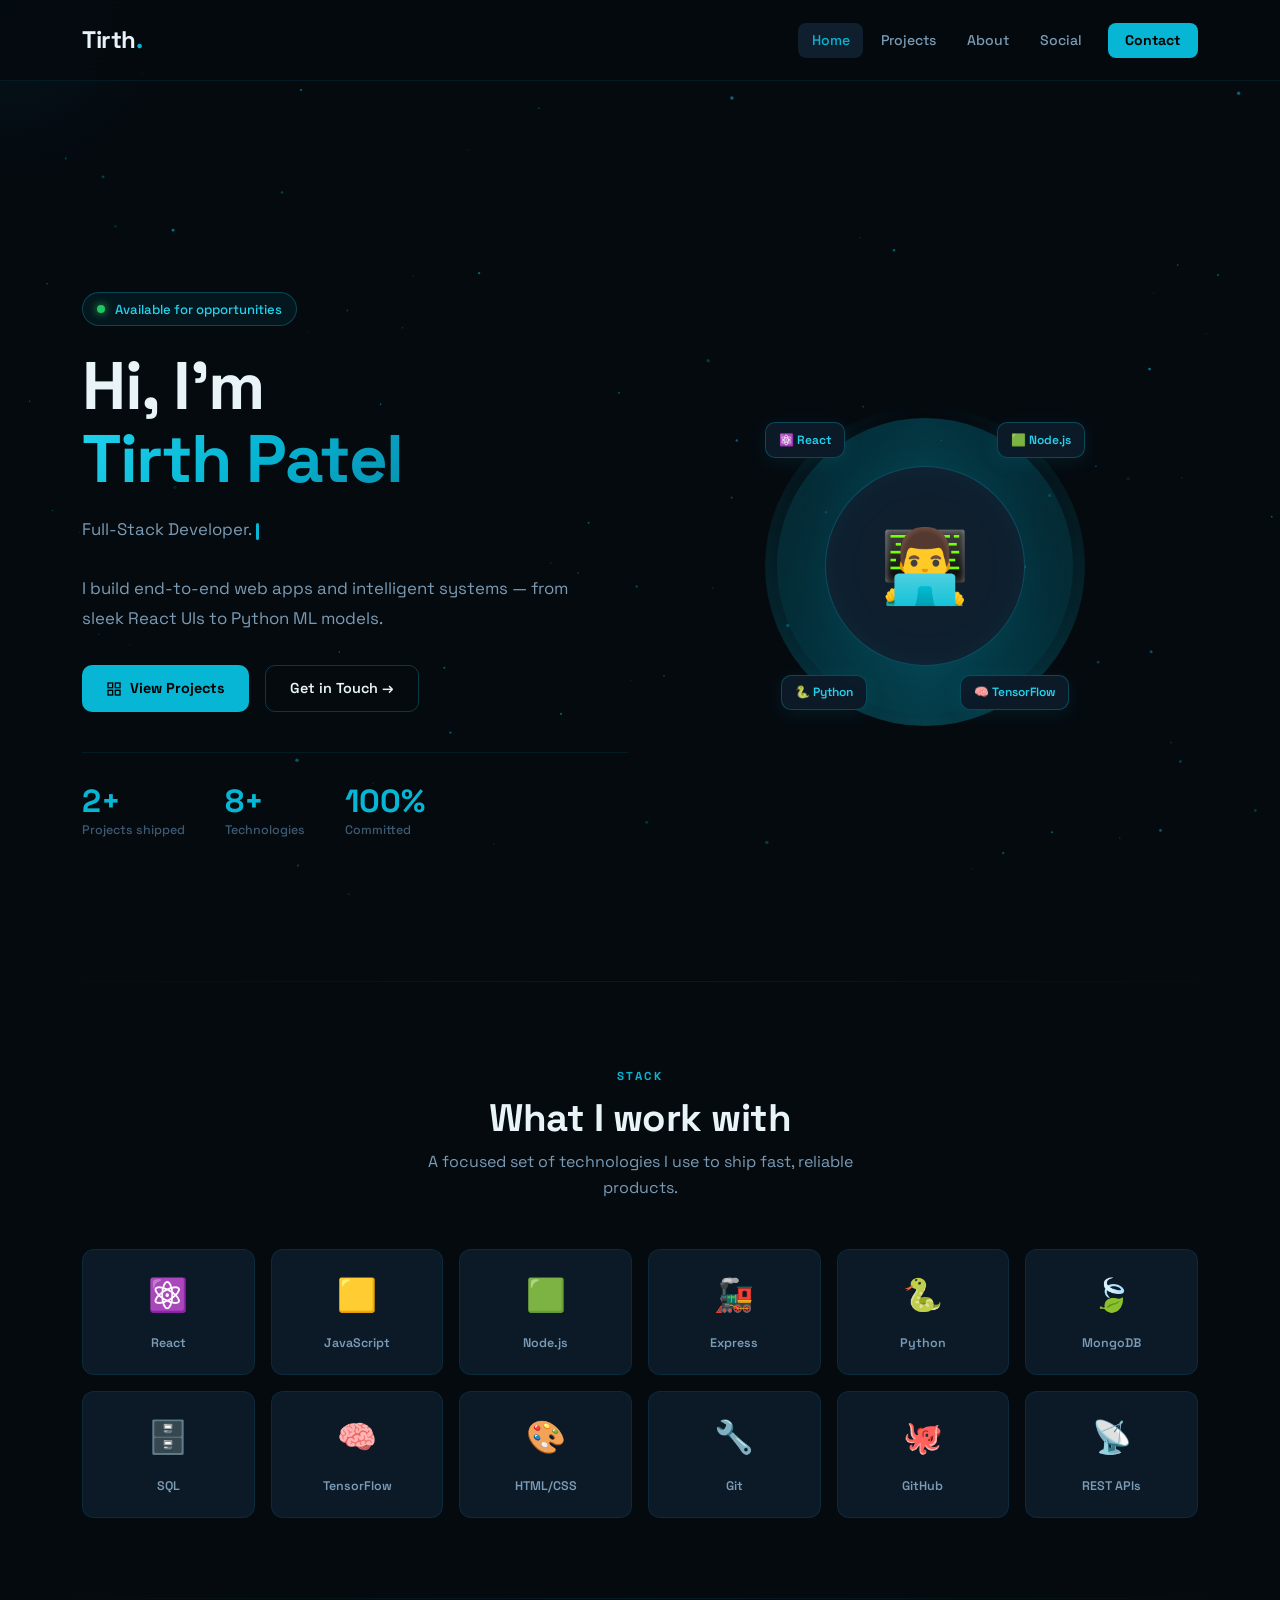
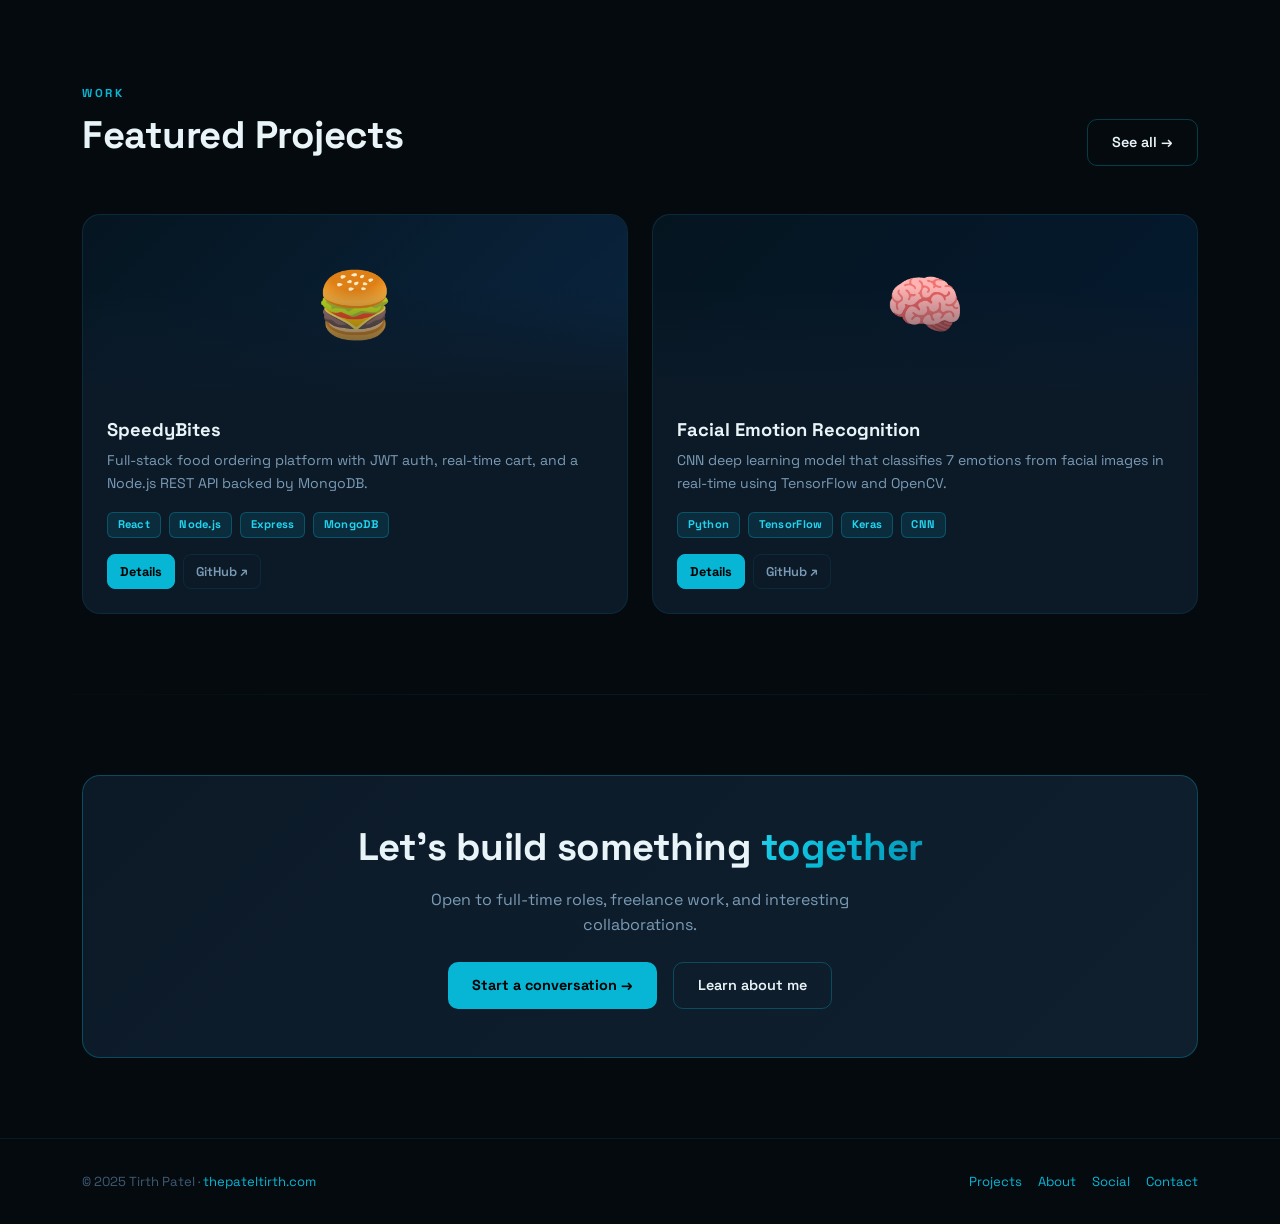
<file: index.html>
<!DOCTYPE html>
<html lang="en">
<head>
  <meta charset="UTF-8" />
  <meta name="viewport" content="width=device-width, initial-scale=1.0" />
  <title>Tirth Patel — Full-Stack Developer</title>
  <meta name="description" content="Full-stack developer specializing in React, Node.js, and Python. Building clean, performant web apps and ML systems." />
  <link rel="stylesheet" href="https://cdn.jsdelivr.net/npm/bootstrap@5.3.2/dist/css/bootstrap.min.css" />
  <link rel="stylesheet" href="style.css" />
  <link rel="icon" href="data:image/svg+xml,<svg xmlns='http://www.w3.org/2000/svg' viewBox='0 0 100 100'><text y='.9em' font-size='90'>⚡</text></svg>" />
</head>
<body>

<canvas id="particles-canvas"></canvas>
<div id="cursor-glow"></div>

<!-- ── Navbar ── -->
<nav class="navbar navbar-expand-lg fixed-top">
  <div class="container">
    <a class="navbar-brand" href="index.html">Tirth<span>.</span></a>
    <button class="navbar-toggler" type="button" data-bs-toggle="collapse" data-bs-target="#navMenu">
      <span class="navbar-toggler-icon"></span>
    </button>
    <div class="collapse navbar-collapse" id="navMenu">
      <ul class="navbar-nav ms-auto align-items-lg-center gap-lg-1">
        <li class="nav-item"><a class="nav-link" href="index.html">Home</a></li>
        <li class="nav-item"><a class="nav-link" href="projects.html">Projects</a></li>
        <li class="nav-item"><a class="nav-link" href="about.html">About</a></li>
        <li class="nav-item"><a class="nav-link" href="social.html">Social</a></li>
        <li class="nav-item ms-lg-2"><a class="nav-link btn-nav-cta" href="contact.html">Contact</a></li>
      </ul>
    </div>
  </div>
</nav>

<div style="padding-top:70px;">

  <!-- ── Hero ── -->
  <section class="hero-section">
    <div class="container">
      <div class="row align-items-center gy-5">

        <div class="col-lg-6">
          <div class="hero-badge fade-up">
            <span class="status-dot"></span>
            Available for opportunities
          </div>

          <h1 class="hero-title fade-up delay-1">
            Hi, I'm<br>
            <span class="gradient-text">Tirth Patel</span>
          </h1>

          <p class="hero-desc fade-up delay-2">
            <span id="typing-text" data-words='["Full-Stack Developer.", "React Enthusiast.", "Node.js Builder.", "ML Explorer.", "Problem Solver."]'></span><span class="typing-cursor"></span>
            <br><br>
            I build end-to-end web apps and intelligent systems — from sleek React UIs to Python ML models.
          </p>

          <div class="d-flex gap-3 flex-wrap fade-up delay-3">
            <a href="projects.html" class="btn-cyan">
              <svg width="16" height="16" fill="none" stroke="currentColor" stroke-width="2" viewBox="0 0 24 24"><rect x="3" y="3" width="7" height="7"/><rect x="14" y="3" width="7" height="7"/><rect x="14" y="14" width="7" height="7"/><rect x="3" y="14" width="7" height="7"/></svg>
              View Projects
            </a>
            <a href="contact.html" class="btn-ghost">Get in Touch →</a>
          </div>

          <div class="hero-stats stats-row fade-up delay-4">
            <div>
              <span class="stat-num" data-target="2" data-suffix="+">0+</span>
              <span class="stat-label">Projects shipped</span>
            </div>
            <div>
              <span class="stat-num" data-target="8" data-suffix="+">0+</span>
              <span class="stat-label">Technologies</span>
            </div>
            <div>
              <span class="stat-num" data-target="100" data-suffix="%">0%</span>
              <span class="stat-label">Committed</span>
            </div>
          </div>
        </div>

        <div class="col-lg-6 d-flex justify-content-center fade-right delay-2">
          <div class="hero-visual">
            <div class="hero-orb">
              <div class="hero-orb-inner">👨‍💻</div>
            </div>
            <div class="float-chip">⚛️ React</div>
            <div class="float-chip">🟩 Node.js</div>
            <div class="float-chip">🐍 Python</div>
            <div class="float-chip">🧠 TensorFlow</div>
          </div>
        </div>

      </div>
    </div>
  </section>

  <div class="cyan-divider"></div>

  <!-- ── Skills grid ── -->
  <section class="section-wrap">
    <div class="container">
      <div class="text-center mb-5">
        <span class="section-label fade-up">Stack</span>
        <h2 class="section-title fade-up delay-1">What I work with</h2>
        <p class="section-sub mx-auto fade-up delay-2">A focused set of technologies I use to ship fast, reliable products.</p>
      </div>

      <div class="row g-3 justify-content-center">
        <div class="col-4 col-sm-3 col-md-2 fade-up"><div class="skill-card h-100"><span class="skill-icon">⚛️</span><span class="skill-name">React</span></div></div>
        <div class="col-4 col-sm-3 col-md-2 fade-up delay-1"><div class="skill-card h-100"><span class="skill-icon">🟨</span><span class="skill-name">JavaScript</span></div></div>
        <div class="col-4 col-sm-3 col-md-2 fade-up delay-2"><div class="skill-card h-100"><span class="skill-icon">🟩</span><span class="skill-name">Node.js</span></div></div>
        <div class="col-4 col-sm-3 col-md-2 fade-up delay-3"><div class="skill-card h-100"><span class="skill-icon">🚂</span><span class="skill-name">Express</span></div></div>
        <div class="col-4 col-sm-3 col-md-2 fade-up delay-4"><div class="skill-card h-100"><span class="skill-icon">🐍</span><span class="skill-name">Python</span></div></div>
        <div class="col-4 col-sm-3 col-md-2 fade-up delay-5"><div class="skill-card h-100"><span class="skill-icon">🍃</span><span class="skill-name">MongoDB</span></div></div>
        <div class="col-4 col-sm-3 col-md-2 fade-up"><div class="skill-card h-100"><span class="skill-icon">🗄️</span><span class="skill-name">SQL</span></div></div>
        <div class="col-4 col-sm-3 col-md-2 fade-up delay-1"><div class="skill-card h-100"><span class="skill-icon">🧠</span><span class="skill-name">TensorFlow</span></div></div>
        <div class="col-4 col-sm-3 col-md-2 fade-up delay-2"><div class="skill-card h-100"><span class="skill-icon">🎨</span><span class="skill-name">HTML/CSS</span></div></div>
        <div class="col-4 col-sm-3 col-md-2 fade-up delay-3"><div class="skill-card h-100"><span class="skill-icon">🔧</span><span class="skill-name">Git</span></div></div>
        <div class="col-4 col-sm-3 col-md-2 fade-up delay-4"><div class="skill-card h-100"><span class="skill-icon">🐙</span><span class="skill-name">GitHub</span></div></div>
        <div class="col-4 col-sm-3 col-md-2 fade-up delay-5"><div class="skill-card h-100"><span class="skill-icon">📡</span><span class="skill-name">REST APIs</span></div></div>
      </div>
    </div>
  </section>

  <div class="cyan-divider"></div>

  <!-- ── Featured Projects ── -->
  <section class="section-wrap">
    <div class="container">
      <div class="d-flex justify-content-between align-items-end flex-wrap gap-3 mb-5">
        <div>
          <span class="section-label fade-up">Work</span>
          <h2 class="section-title fade-up delay-1">Featured Projects</h2>
        </div>
        <a href="projects.html" class="btn-ghost fade-up">See all →</a>
      </div>

      <div class="row g-4">
        <!-- SpeedyBites -->
        <div class="col-md-6 fade-up">
          <div class="glass-card tilt-card h-100">
            <div class="project-thumb thumb-speedybites">🍔</div>
            <div class="project-body">
              <h3 class="project-title">SpeedyBites</h3>
              <p class="project-desc">Full-stack food ordering platform with JWT auth, real-time cart, and a Node.js REST API backed by MongoDB.</p>
              <div class="d-flex flex-wrap gap-2 mb-3">
                <span class="tag">React</span><span class="tag">Node.js</span><span class="tag">Express</span><span class="tag">MongoDB</span>
              </div>
              <div class="d-flex gap-2 flex-wrap">
                <a href="projects.html#speedybites" class="project-link primary">Details</a>
                <a href="https://github.com/thepateltirth" class="project-link" target="_blank">GitHub ↗</a>
              </div>
            </div>
          </div>
        </div>

        <!-- FER -->
        <div class="col-md-6 fade-up delay-2">
          <div class="glass-card tilt-card h-100">
            <div class="project-thumb thumb-fer">🧠</div>
            <div class="project-body">
              <h3 class="project-title">Facial Emotion Recognition</h3>
              <p class="project-desc">CNN deep learning model that classifies 7 emotions from facial images in real-time using TensorFlow and OpenCV.</p>
              <div class="d-flex flex-wrap gap-2 mb-3">
                <span class="tag">Python</span><span class="tag">TensorFlow</span><span class="tag">Keras</span><span class="tag">CNN</span>
              </div>
              <div class="d-flex gap-2 flex-wrap">
                <a href="projects.html#fer" class="project-link primary">Details</a>
                <a href="https://github.com/thepateltirth" class="project-link" target="_blank">GitHub ↗</a>
              </div>
            </div>
          </div>
        </div>
      </div>
    </div>
  </section>

  <div class="cyan-divider"></div>

  <!-- ── CTA ── -->
  <section class="section-wrap">
    <div class="container">
      <div class="glass-card p-5 text-center fade-up" style="background: linear-gradient(135deg, var(--bg-card), var(--bg-3)); border-color: var(--cyan-border);">
        <h2 class="section-title mb-3">Let's build something <span class="gradient-text">together</span></h2>
        <p class="section-sub mx-auto mb-4">Open to full-time roles, freelance work, and interesting collaborations.</p>
        <div class="d-flex gap-3 justify-content-center flex-wrap">
          <a href="contact.html" class="btn-cyan">Start a conversation →</a>
          <a href="about.html" class="btn-ghost">Learn about me</a>
        </div>
      </div>
    </div>
  </section>

</div>

<!-- ── Footer ── -->
<footer>
  <div class="container d-flex justify-content-between align-items-center flex-wrap gap-3">
    <span>© 2025 Tirth Patel · <a href="https://thepateltirth.com" target="_blank">thepateltirth.com</a></span>
    <div class="d-flex gap-3">
      <a href="projects.html">Projects</a>
      <a href="about.html">About</a>
      <a href="social.html">Social</a>
      <a href="contact.html">Contact</a>
    </div>
  </div>
</footer>

<script src="https://cdn.jsdelivr.net/npm/bootstrap@5.3.2/dist/js/bootstrap.bundle.min.js"></script>
<script src="script.js"></script>
</body>
</html>
</file>
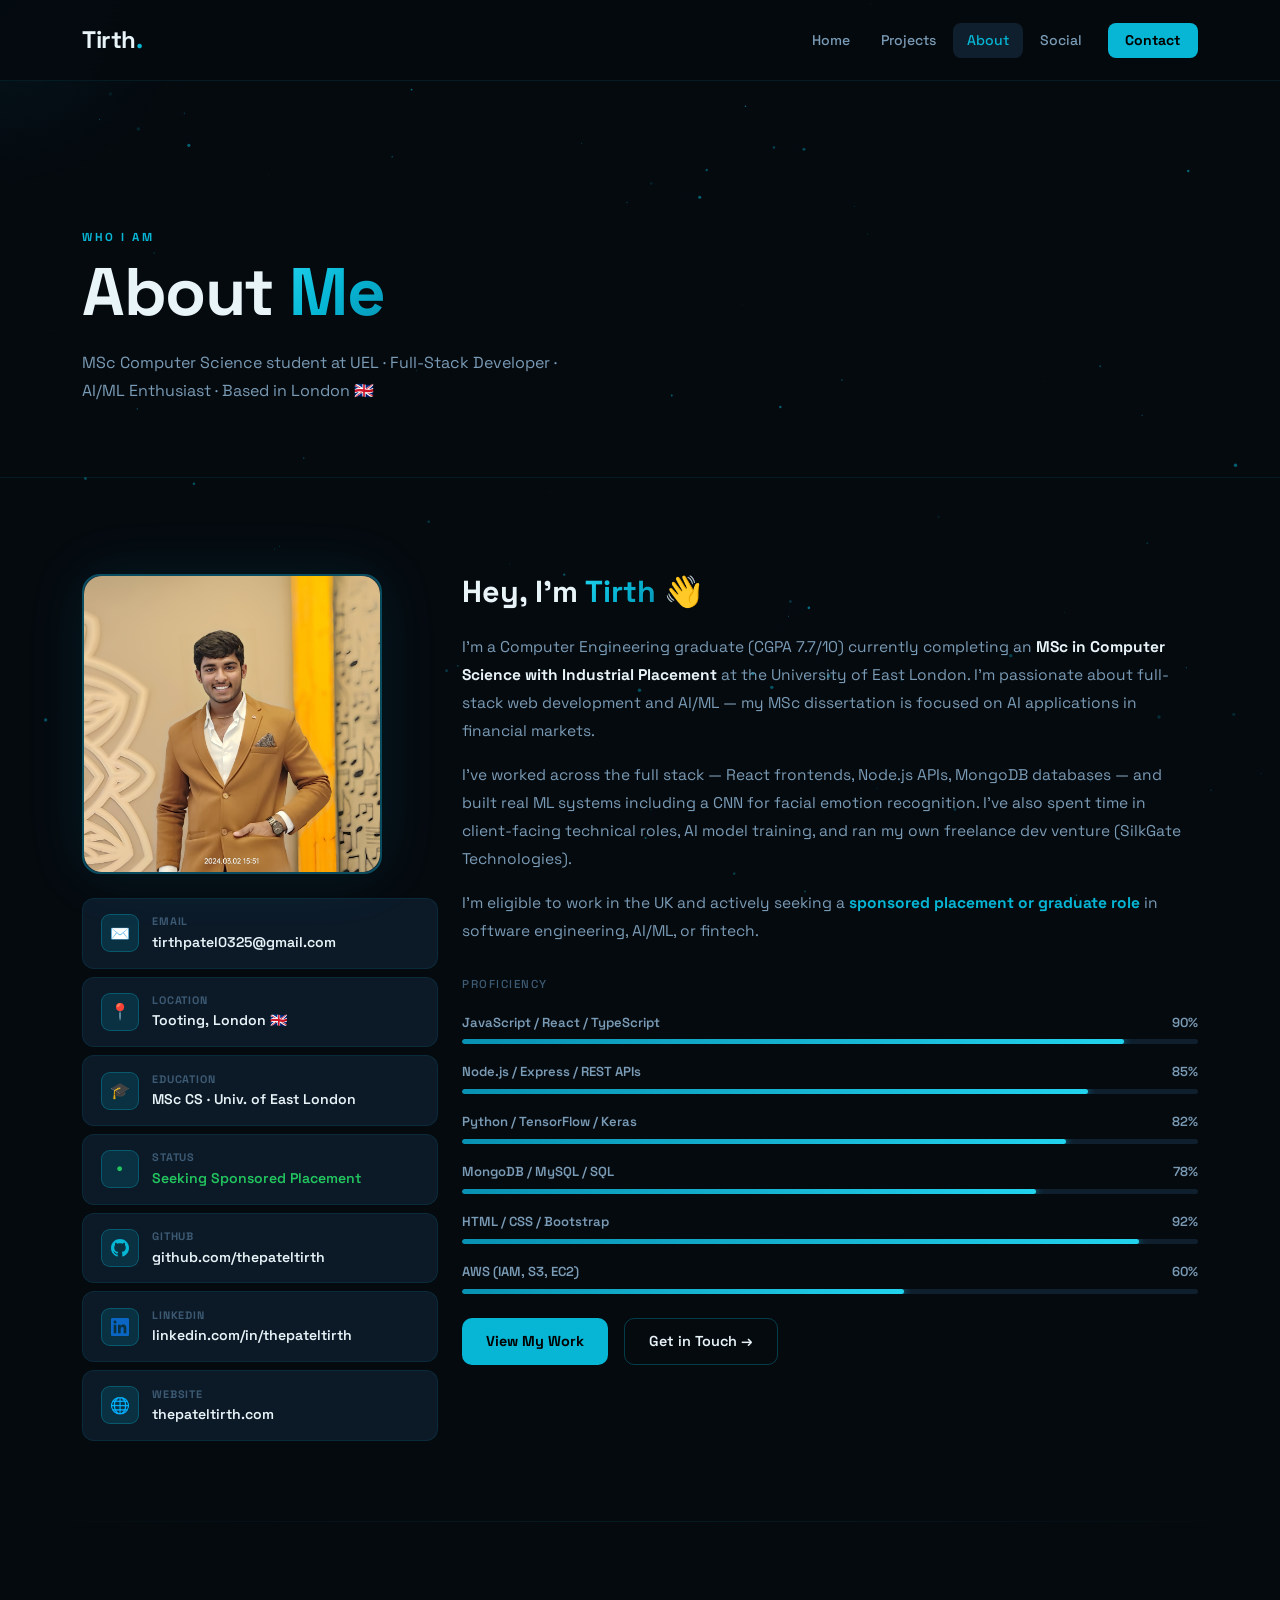
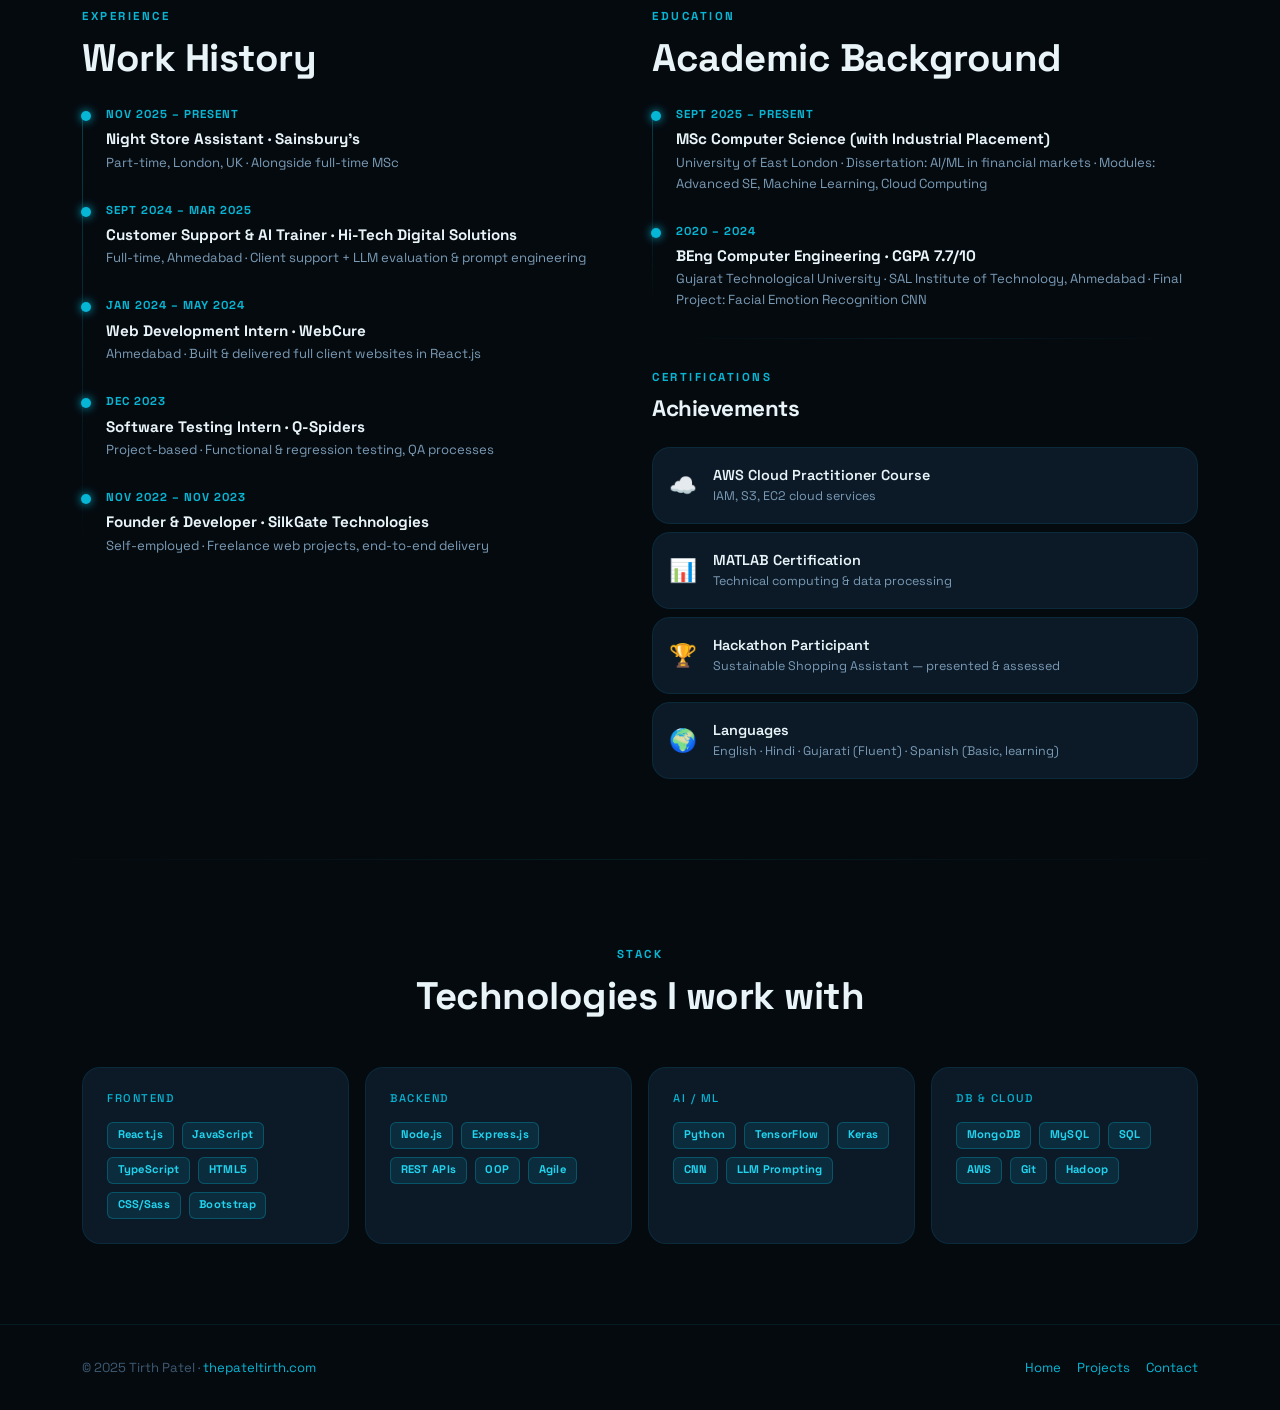
<file: about.html>
<!DOCTYPE html>
<html lang="en">
<head>
  <meta charset="UTF-8" />
  <meta name="viewport" content="width=device-width, initial-scale=1.0" />
  <title>About — Tirth Patel</title>
  <meta name="description" content="MSc Computer Science student at UEL. Full-stack developer and AI/ML enthusiast based in London." />
  <link rel="stylesheet" href="https://cdn.jsdelivr.net/npm/bootstrap@5.3.2/dist/css/bootstrap.min.css" />
  <link rel="stylesheet" href="style.css" />
  <link rel="icon" href="data:image/svg+xml,<svg xmlns='http://www.w3.org/2000/svg' viewBox='0 0 100 100'><text y='.9em' font-size='90'>⚡</text></svg>" />
</head>
<body>

<canvas id="particles-canvas"></canvas>
<div id="cursor-glow"></div>

<nav class="navbar navbar-expand-lg fixed-top">
  <div class="container">
    <a class="navbar-brand" href="index.html">Tirth<span>.</span></a>
    <button class="navbar-toggler" type="button" data-bs-toggle="collapse" data-bs-target="#navMenu">
      <span class="navbar-toggler-icon"></span>
    </button>
    <div class="collapse navbar-collapse" id="navMenu">
      <ul class="navbar-nav ms-auto align-items-lg-center gap-lg-1">
        <li class="nav-item"><a class="nav-link" href="index.html">Home</a></li>
        <li class="nav-item"><a class="nav-link" href="projects.html">Projects</a></li>
        <li class="nav-item"><a class="nav-link active" href="about.html">About</a></li>
        <li class="nav-item"><a class="nav-link" href="social.html">Social</a></li>
        <li class="nav-item ms-lg-2"><a class="nav-link btn-nav-cta" href="contact.html">Contact</a></li>
      </ul>
    </div>
  </div>
</nav>

<div style="padding-top:70px;">

  <div class="page-hero">
    <div class="container">
      <span class="section-label fade-up">Who I am</span>
      <h1 class="hero-title fade-up delay-1">About <span class="gradient-text">Me</span></h1>
      <p class="hero-desc fade-up delay-2" style="font-size:1rem;">MSc Computer Science student at UEL · Full-Stack Developer · AI/ML Enthusiast · Based in London 🇬🇧</p>
    </div>
  </div>

  <!-- ── Bio ── -->
  <section class="section-wrap">
    <div class="container">
      <div class="row gy-5 align-items-start">

        <!-- Avatar + quick facts -->
        <div class="col-lg-4 fade-left">
          <div class="d-flex justify-content-center justify-content-lg-start mb-4">
            <div class="about-avatar" style="position:relative;">
              <img src="Tirth.jpg" alt="Tirth Patel"
                   onerror="this.style.display='none';document.getElementById('avatar-fallback').style.display='flex';"
                   style="width:100%;height:100%;object-fit:cover;border-radius:var(--radius-lg);position:absolute;inset:0;" />
              <div id="avatar-fallback" style="display:none;flex-direction:column;align-items:center;gap:0.5rem;z-index:1;">
                <span style="font-size:4rem;">👨‍💻</span>
              </div>
            </div>
          </div>
          <div class="d-flex flex-column gap-2">
            <a href="mailto:tirthpatel0325@gmail.com" class="info-pill text-decoration-none">
              <div class="pill-icon">✉️</div>
              <div><div class="pill-label">Email</div><div class="pill-value">tirthpatel0325@gmail.com</div></div>
            </a>
            <div class="info-pill">
              <div class="pill-icon">📍</div>
              <div><div class="pill-label">Location</div><div class="pill-value">Tooting, London 🇬🇧</div></div>
            </div>
            <div class="info-pill">
              <div class="pill-icon">🎓</div>
              <div><div class="pill-label">Education</div><div class="pill-value">MSc CS · Univ. of East London</div></div>
            </div>
            <div class="info-pill">
              <div class="pill-icon" style="color:#22c55e;font-size:0.7rem;">●</div>
              <div><div class="pill-label">Status</div><div class="pill-value" style="color:#22c55e;">Seeking Sponsored Placement</div></div>
            </div>
            <a href="https://github.com/thepateltirth" class="info-pill text-decoration-none" target="_blank">
              <div class="pill-icon"><svg width="18" height="18" viewBox="0 0 24 24" fill="var(--cyan)"><path d="M12 0c-6.626 0-12 5.373-12 12 0 5.302 3.438 9.8 8.207 11.387.599.111.793-.261.793-.577v-2.234c-3.338.726-4.033-1.416-4.033-1.416-.546-1.387-1.333-1.756-1.333-1.756-1.089-.745.083-.729.083-.729 1.205.084 1.839 1.237 1.839 1.237 1.07 1.834 2.807 1.304 3.492.997.107-.775.418-1.305.762-1.604-2.665-.305-5.467-1.334-5.467-5.931 0-1.311.469-2.381 1.236-3.221-.124-.303-.535-1.524.117-3.176 0 0 1.008-.322 3.301 1.23.957-.266 1.983-.399 3.003-.404 1.02.005 2.047.138 3.006.404 2.291-1.552 3.297-1.23 3.297-1.23.653 1.653.242 2.874.118 3.176.77.84 1.235 1.911 1.235 3.221 0 4.609-2.807 5.624-5.479 5.921.43.372.823 1.102.823 2.222v3.293c0 .319.192.694.801.576 4.765-1.589 8.199-6.086 8.199-11.386 0-6.627-5.373-12-12-12z"/></svg></div>
              <div><div class="pill-label">GitHub</div><div class="pill-value">github.com/thepateltirth</div></div>
            </a>
            <a href="https://linkedin.com/in/thepateltirth" class="info-pill text-decoration-none" target="_blank">
              <div class="pill-icon"><svg width="18" height="18" viewBox="0 0 24 24" fill="#0a66c2"><path d="M20.447 20.452h-3.554v-5.569c0-1.328-.027-3.037-1.852-3.037-1.853 0-2.136 1.445-2.136 2.939v5.667H9.351V9h3.414v1.561h.046c.477-.9 1.637-1.85 3.37-1.85 3.601 0 4.267 2.37 4.267 5.455v6.286zM5.337 7.433c-1.144 0-2.063-.926-2.063-2.065 0-1.138.92-2.063 2.063-2.063 1.14 0 2.064.925 2.064 2.063 0 1.139-.925 2.065-2.064 2.065zm1.782 13.019H3.555V9h3.564v11.452zM22.225 0H1.771C.792 0 0 .774 0 1.729v20.542C0 23.227.792 24 1.771 24h20.451C23.2 24 24 23.227 24 22.271V1.729C24 .774 23.2 0 22.222 0h.003z"/></svg></div>
              <div><div class="pill-label">LinkedIn</div><div class="pill-value">linkedin.com/in/thepateltirth</div></div>
            </a>
            <a href="https://thepateltirth.com" class="info-pill text-decoration-none" target="_blank">
              <div class="pill-icon">🌐</div>
              <div><div class="pill-label">Website</div><div class="pill-value">thepateltirth.com</div></div>
            </a>
          </div>
        </div>

        <!-- Bio text -->
        <div class="col-lg-8 fade-right">
          <h2 class="mb-4" style="font-size:1.9rem;font-weight:700;">Hey, I'm <span class="gradient-text">Tirth</span> 👋</h2>

          <p style="color:var(--text-muted);line-height:1.8;margin-bottom:1rem;font-size:0.97rem;">
            I'm a Computer Engineering graduate (CGPA 7.7/10) currently completing an <strong style="color:var(--text);">MSc in Computer Science with Industrial Placement</strong> at the University of East London. I'm passionate about full-stack web development and AI/ML — my MSc dissertation is focused on AI applications in financial markets.
          </p>
          <p style="color:var(--text-muted);line-height:1.8;margin-bottom:1rem;font-size:0.97rem;">
            I've worked across the full stack — React frontends, Node.js APIs, MongoDB databases — and built real ML systems including a CNN for facial emotion recognition. I've also spent time in client-facing technical roles, AI model training, and ran my own freelance dev venture (SilkGate Technologies).
          </p>
          <p style="color:var(--text-muted);line-height:1.8;margin-bottom:2rem;font-size:0.97rem;">
            I'm eligible to work in the UK and actively seeking a <strong style="color:var(--cyan);">sponsored placement or graduate role</strong> in software engineering, AI/ML, or fintech.
          </p>

          <!-- Skill bars -->
          <div class="skills-bar-section mb-4">
            <h6 style="font-size:0.72rem;text-transform:uppercase;letter-spacing:1.5px;color:var(--text-dim);margin-bottom:1.25rem;">Proficiency</h6>
            <div class="skill-bar-wrap">
              <div class="skill-bar-label"><span>JavaScript / React / TypeScript</span><span>90%</span></div>
              <div class="skill-bar-track"><div class="skill-bar-fill" data-width="90%"></div></div>
            </div>
            <div class="skill-bar-wrap">
              <div class="skill-bar-label"><span>Node.js / Express / REST APIs</span><span>85%</span></div>
              <div class="skill-bar-track"><div class="skill-bar-fill" data-width="85%"></div></div>
            </div>
            <div class="skill-bar-wrap">
              <div class="skill-bar-label"><span>Python / TensorFlow / Keras</span><span>82%</span></div>
              <div class="skill-bar-track"><div class="skill-bar-fill" data-width="82%"></div></div>
            </div>
            <div class="skill-bar-wrap">
              <div class="skill-bar-label"><span>MongoDB / MySQL / SQL</span><span>78%</span></div>
              <div class="skill-bar-track"><div class="skill-bar-fill" data-width="78%"></div></div>
            </div>
            <div class="skill-bar-wrap">
              <div class="skill-bar-label"><span>HTML / CSS / Bootstrap</span><span>92%</span></div>
              <div class="skill-bar-track"><div class="skill-bar-fill" data-width="92%"></div></div>
            </div>
            <div class="skill-bar-wrap">
              <div class="skill-bar-label"><span>AWS (IAM, S3, EC2)</span><span>60%</span></div>
              <div class="skill-bar-track"><div class="skill-bar-fill" data-width="60%"></div></div>
            </div>
          </div>

          <div class="d-flex gap-3 flex-wrap">
            <a href="projects.html" class="btn-cyan">View My Work</a>
            <a href="contact.html" class="btn-ghost">Get in Touch →</a>
          </div>
        </div>
      </div>
    </div>
  </section>

  <div class="cyan-divider"></div>

  <!-- ── Experience Timeline ── -->
  <section class="section-wrap">
    <div class="container">
      <div class="row gy-5">
        <!-- Work Experience -->
        <div class="col-lg-6 fade-left">
          <span class="section-label">Experience</span>
          <h2 class="section-title mb-4">Work History</h2>
          <div class="timeline">

            <div class="timeline-item">
              <div class="timeline-date">Nov 2025 – Present</div>
              <div class="timeline-title">Night Store Assistant · Sainsbury's</div>
              <div class="timeline-sub">Part-time, London, UK · Alongside full-time MSc</div>
            </div>

            <div class="timeline-item">
              <div class="timeline-date">Sept 2024 – Mar 2025</div>
              <div class="timeline-title">Customer Support & AI Trainer · Hi-Tech Digital Solutions</div>
              <div class="timeline-sub">Full-time, Ahmedabad · Client support + LLM evaluation & prompt engineering</div>
            </div>

            <div class="timeline-item">
              <div class="timeline-date">Jan 2024 – May 2024</div>
              <div class="timeline-title">Web Development Intern · WebCure</div>
              <div class="timeline-sub">Ahmedabad · Built & delivered full client websites in React.js</div>
            </div>

            <div class="timeline-item">
              <div class="timeline-date">Dec 2023</div>
              <div class="timeline-title">Software Testing Intern · Q-Spiders</div>
              <div class="timeline-sub">Project-based · Functional & regression testing, QA processes</div>
            </div>

            <div class="timeline-item">
              <div class="timeline-date">Nov 2022 – Nov 2023</div>
              <div class="timeline-title">Founder & Developer · SilkGate Technologies</div>
              <div class="timeline-sub">Self-employed · Freelance web projects, end-to-end delivery</div>
            </div>

          </div>
        </div>

        <!-- Education -->
        <div class="col-lg-6 fade-right">
          <span class="section-label">Education</span>
          <h2 class="section-title mb-4">Academic Background</h2>
          <div class="timeline">

            <div class="timeline-item">
              <div class="timeline-date">Sept 2025 – Present</div>
              <div class="timeline-title">MSc Computer Science (with Industrial Placement)</div>
              <div class="timeline-sub">University of East London · Dissertation: AI/ML in financial markets · Modules: Advanced SE, Machine Learning, Cloud Computing</div>
            </div>

            <div class="timeline-item">
              <div class="timeline-date">2020 – 2024</div>
              <div class="timeline-title">BEng Computer Engineering · CGPA 7.7/10</div>
              <div class="timeline-sub">Gujarat Technological University · SAL Institute of Technology, Ahmedabad · Final Project: Facial Emotion Recognition CNN</div>
            </div>

          </div>

          <div class="cyan-divider my-4"></div>

          <span class="section-label">Certifications</span>
          <h2 class="section-title mb-4" style="font-size:1.4rem;">Achievements</h2>
          <div class="d-flex flex-column gap-2">
            <div class="glass-card p-3 d-flex align-items-center gap-3">
              <span style="font-size:1.4rem;">☁️</span>
              <div><div style="font-weight:600;font-size:0.9rem;">AWS Cloud Practitioner Course</div><div style="font-size:0.78rem;color:var(--text-muted);">IAM, S3, EC2 cloud services</div></div>
            </div>
            <div class="glass-card p-3 d-flex align-items-center gap-3">
              <span style="font-size:1.4rem;">📊</span>
              <div><div style="font-weight:600;font-size:0.9rem;">MATLAB Certification</div><div style="font-size:0.78rem;color:var(--text-muted);">Technical computing & data processing</div></div>
            </div>
            <div class="glass-card p-3 d-flex align-items-center gap-3">
              <span style="font-size:1.4rem;">🏆</span>
              <div><div style="font-weight:600;font-size:0.9rem;">Hackathon Participant</div><div style="font-size:0.78rem;color:var(--text-muted);">Sustainable Shopping Assistant — presented & assessed</div></div>
            </div>
            <div class="glass-card p-3 d-flex align-items-center gap-3">
              <span style="font-size:1.4rem;">🌍</span>
              <div><div style="font-weight:600;font-size:0.9rem;">Languages</div><div style="font-size:0.78rem;color:var(--text-muted);">English · Hindi · Gujarati (Fluent) · Spanish (Basic, learning)</div></div>
            </div>
          </div>
        </div>
      </div>
    </div>
  </section>

  <div class="cyan-divider"></div>

  <!-- ── Tech Stack ── -->
  <section class="section-wrap">
    <div class="container">
      <div class="text-center mb-5">
        <span class="section-label fade-up">Stack</span>
        <h2 class="section-title fade-up delay-1">Technologies I work with</h2>
      </div>
      <div class="row g-3">
        <div class="col-sm-6 col-lg-3 fade-up">
          <div class="glass-card p-4 h-100">
            <h6 style="font-size:0.7rem;text-transform:uppercase;letter-spacing:1.5px;color:var(--cyan);margin-bottom:1rem;">Frontend</h6>
            <div class="d-flex flex-wrap gap-2"><span class="tag">React.js</span><span class="tag">JavaScript</span><span class="tag">TypeScript</span><span class="tag">HTML5</span><span class="tag">CSS/Sass</span><span class="tag">Bootstrap</span></div>
          </div>
        </div>
        <div class="col-sm-6 col-lg-3 fade-up delay-1">
          <div class="glass-card p-4 h-100">
            <h6 style="font-size:0.7rem;text-transform:uppercase;letter-spacing:1.5px;color:var(--cyan);margin-bottom:1rem;">Backend</h6>
            <div class="d-flex flex-wrap gap-2"><span class="tag">Node.js</span><span class="tag">Express.js</span><span class="tag">REST APIs</span><span class="tag">OOP</span><span class="tag">Agile</span></div>
          </div>
        </div>
        <div class="col-sm-6 col-lg-3 fade-up delay-2">
          <div class="glass-card p-4 h-100">
            <h6 style="font-size:0.7rem;text-transform:uppercase;letter-spacing:1.5px;color:var(--cyan);margin-bottom:1rem;">AI / ML</h6>
            <div class="d-flex flex-wrap gap-2"><span class="tag">Python</span><span class="tag">TensorFlow</span><span class="tag">Keras</span><span class="tag">CNN</span><span class="tag">LLM Prompting</span></div>
          </div>
        </div>
        <div class="col-sm-6 col-lg-3 fade-up delay-3">
          <div class="glass-card p-4 h-100">
            <h6 style="font-size:0.7rem;text-transform:uppercase;letter-spacing:1.5px;color:var(--cyan);margin-bottom:1rem;">DB & Cloud</h6>
            <div class="d-flex flex-wrap gap-2"><span class="tag">MongoDB</span><span class="tag">MySQL</span><span class="tag">SQL</span><span class="tag">AWS</span><span class="tag">Git</span><span class="tag">Hadoop</span></div>
          </div>
        </div>
      </div>
    </div>
  </section>

</div>

<footer>
  <div class="container d-flex justify-content-between align-items-center flex-wrap gap-3">
    <span>© 2025 Tirth Patel · <a href="https://thepateltirth.com" target="_blank">thepateltirth.com</a></span>
    <div class="d-flex gap-3">
      <a href="index.html">Home</a>
      <a href="projects.html">Projects</a>
      <a href="contact.html">Contact</a>
    </div>
  </div>
</footer>

<script src="https://cdn.jsdelivr.net/npm/bootstrap@5.3.2/dist/js/bootstrap.bundle.min.js"></script>
<script src="script.js"></script>
</body>
</html>
</file>
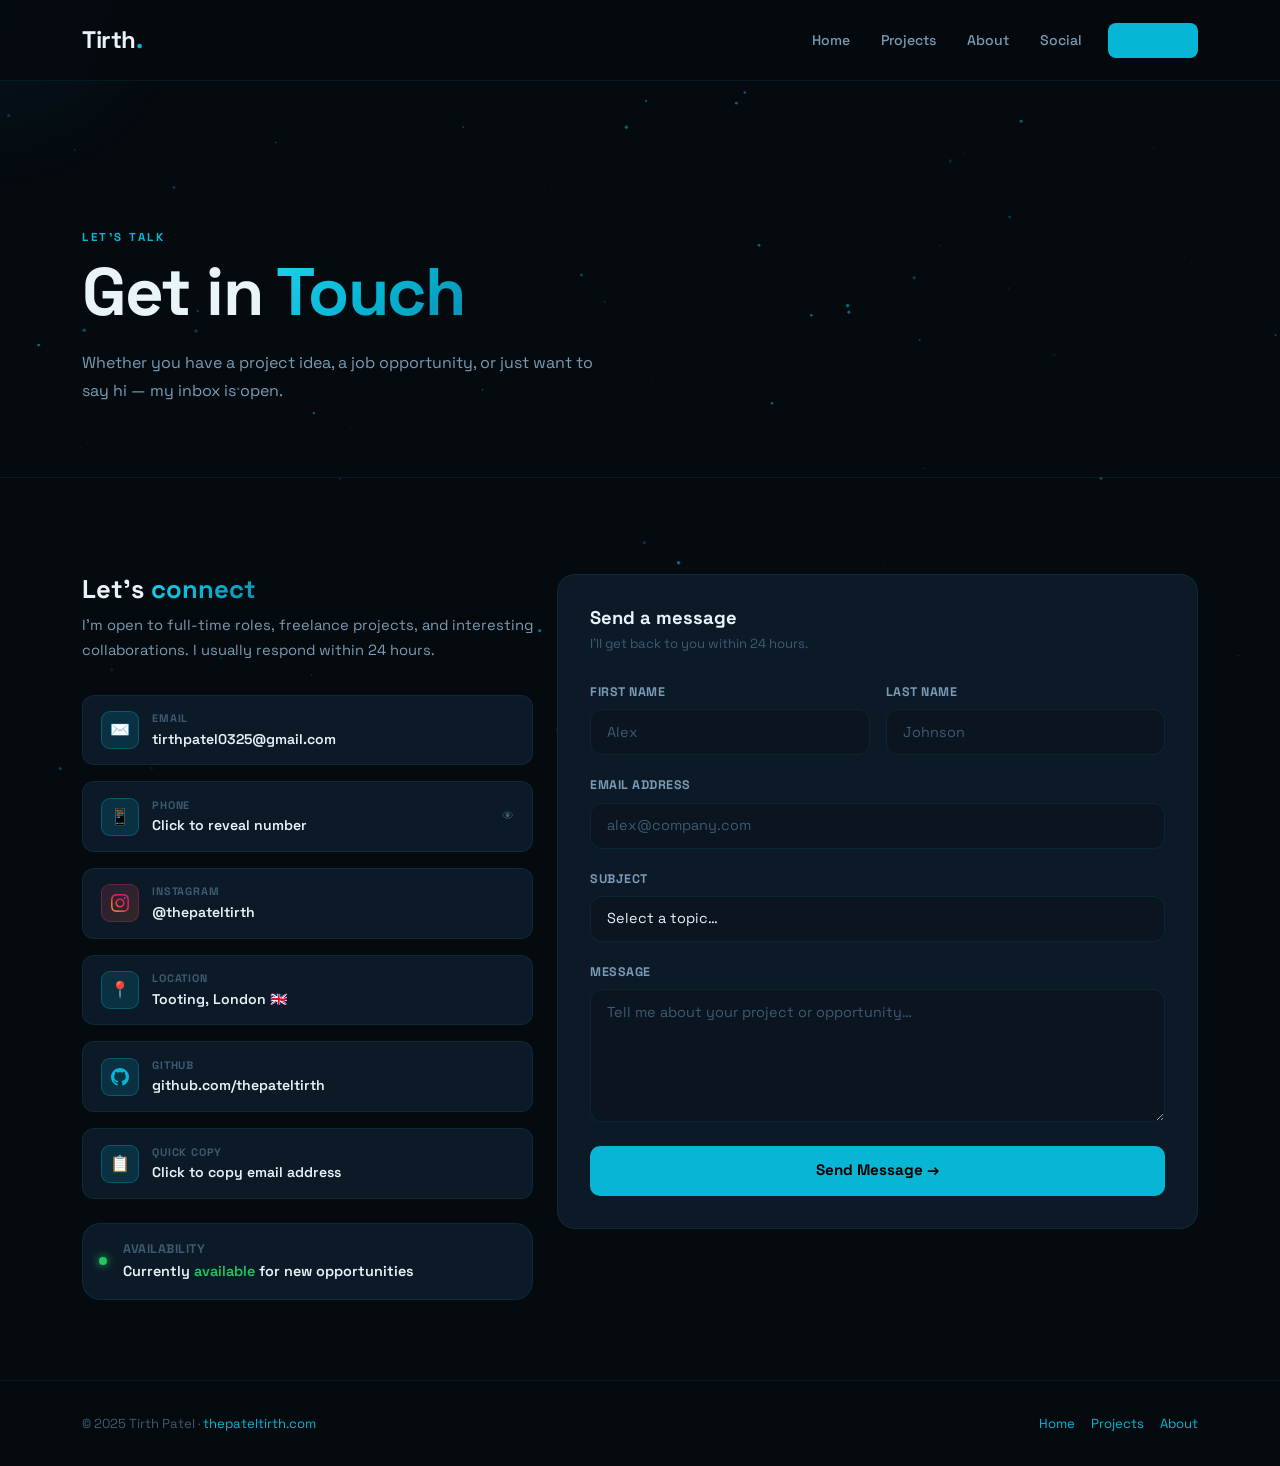
<file: contact.html>
<!DOCTYPE html>
<html lang="en">
<head>
  <meta charset="UTF-8" />
  <meta name="viewport" content="width=device-width, initial-scale=1.0" />
  <title>Contact — Tirth Patel</title>
  <meta name="description" content="Get in touch with Tirth Patel — open to work, collaborations, and conversations." />
  <link rel="stylesheet" href="https://cdn.jsdelivr.net/npm/bootstrap@5.3.2/dist/css/bootstrap.min.css" />
  <link rel="stylesheet" href="style.css" />
  <link rel="icon" href="data:image/svg+xml,<svg xmlns='http://www.w3.org/2000/svg' viewBox='0 0 100 100'><text y='.9em' font-size='90'>⚡</text></svg>" />
</head>
<body>

<canvas id="particles-canvas"></canvas>
<div id="cursor-glow"></div>

<nav class="navbar navbar-expand-lg fixed-top">
  <div class="container">
    <a class="navbar-brand" href="index.html">Tirth<span>.</span></a>
    <button class="navbar-toggler" type="button" data-bs-toggle="collapse" data-bs-target="#navMenu">
      <span class="navbar-toggler-icon"></span>
    </button>
    <div class="collapse navbar-collapse" id="navMenu">
      <ul class="navbar-nav ms-auto align-items-lg-center gap-lg-1">
        <li class="nav-item"><a class="nav-link" href="index.html">Home</a></li>
        <li class="nav-item"><a class="nav-link" href="projects.html">Projects</a></li>
        <li class="nav-item"><a class="nav-link" href="about.html">About</a></li>
        <li class="nav-item"><a class="nav-link" href="social.html">Social</a></li>
        <li class="nav-item ms-lg-2"><a class="nav-link btn-nav-cta active" href="contact.html">Contact</a></li>
      </ul>
    </div>
  </div>
</nav>

<div style="padding-top:70px;">

  <div class="page-hero">
    <div class="container">
      <span class="section-label fade-up">Let's talk</span>
      <h1 class="hero-title fade-up delay-1">Get in <span class="gradient-text">Touch</span></h1>
      <p class="hero-desc fade-up delay-2" style="font-size:1rem;">Whether you have a project idea, a job opportunity, or just want to say hi — my inbox is open.</p>
    </div>
  </div>

  <section class="section-wrap">
    <div class="container">
      <div class="row gy-5 align-items-start">

        <!-- Left col -->
        <div class="col-lg-5 fade-left">
          <h2 class="mb-2" style="font-size:1.6rem;font-weight:700;">Let's <span class="gradient-text">connect</span></h2>
          <p style="color:var(--text-muted);font-size:0.92rem;line-height:1.7;margin-bottom:2rem;">
            I'm open to full-time roles, freelance projects, and interesting collaborations. I usually respond within 24 hours.
          </p>

          <div class="d-flex flex-column gap-3 mb-4">

            <!-- Email -->
            <a href="mailto:tirthpatel0325@gmail.com" class="info-pill text-decoration-none">
              <div class="pill-icon">✉️</div>
              <div>
                <div class="pill-label">Email</div>
                <div class="pill-value">tirthpatel0325@gmail.com</div>
              </div>
            </a>

            <!-- Phone — click to reveal -->
            <div class="info-pill" id="phonePill" style="cursor:pointer;" onclick="revealPhone()">
              <div class="pill-icon">📱</div>
              <div>
                <div class="pill-label">Phone</div>
                <div class="pill-value" id="phoneValue">Click to reveal number</div>
              </div>
              <span id="phoneChevron" style="margin-left:auto;color:var(--text-dim);font-size:0.75rem;">👁</span>
            </div>

            <!-- Instagram -->
            <a href="https://instagram.com/thepateltirth" class="info-pill text-decoration-none" target="_blank" rel="noopener">
              <div class="pill-icon" style="background:linear-gradient(135deg,rgba(225,48,108,0.15),rgba(253,121,36,0.15));border-color:rgba(225,48,108,0.3);">
                <svg width="18" height="18" viewBox="0 0 24 24" fill="url(#ig-grad)">
                  <defs><linearGradient id="ig-grad" x1="0%" y1="100%" x2="100%" y2="0%"><stop offset="0%" stop-color="#f09433"/><stop offset="25%" stop-color="#e6683c"/><stop offset="50%" stop-color="#dc2743"/><stop offset="75%" stop-color="#cc2366"/><stop offset="100%" stop-color="#bc1888"/></linearGradient></defs>
                  <path d="M12 2.163c3.204 0 3.584.012 4.85.07 3.252.148 4.771 1.691 4.919 4.919.058 1.265.069 1.645.069 4.849 0 3.205-.012 3.584-.069 4.849-.149 3.225-1.664 4.771-4.919 4.919-1.266.058-1.644.07-4.85.07-3.204 0-3.584-.012-4.849-.07-3.26-.149-4.771-1.699-4.919-4.92-.058-1.265-.07-1.644-.07-4.849 0-3.204.013-3.583.07-4.849.149-3.227 1.664-4.771 4.919-4.919 1.266-.057 1.645-.069 4.849-.069zm0-2.163c-3.259 0-3.667.014-4.947.072-4.358.2-6.78 2.618-6.98 6.98-.059 1.281-.073 1.689-.073 4.948 0 3.259.014 3.668.072 4.948.2 4.358 2.618 6.78 6.98 6.98 1.281.058 1.689.072 4.948.072 3.259 0 3.668-.014 4.948-.072 4.354-.2 6.782-2.618 6.979-6.98.059-1.28.073-1.689.073-4.948 0-3.259-.014-3.667-.072-4.947-.196-4.354-2.617-6.78-6.979-6.98-1.281-.059-1.69-.073-4.949-.073zm0 5.838c-3.403 0-6.162 2.759-6.162 6.162s2.759 6.163 6.162 6.163 6.162-2.759 6.162-6.163c0-3.403-2.759-6.162-6.162-6.162zm0 10.162c-2.209 0-4-1.79-4-4 0-2.209 1.791-4 4-4s4 1.791 4 4c0 2.21-1.791 4-4 4zm6.406-11.845c-.796 0-1.441.645-1.441 1.44s.645 1.44 1.441 1.44c.795 0 1.439-.645 1.439-1.44s-.644-1.44-1.439-1.44z"/>
                </svg>
              </div>
              <div>
                <div class="pill-label">Instagram</div>
                <div class="pill-value">@thepateltirth</div>
              </div>
            </a>

            <!-- Location -->
            <div class="info-pill">
              <div class="pill-icon">📍</div>
              <div>
                <div class="pill-label">Location</div>
                <div class="pill-value">Tooting, London 🇬🇧</div>
              </div>
            </div>

            <!-- GitHub -->
            <a href="https://github.com/thepateltirth" class="info-pill text-decoration-none" target="_blank" rel="noopener">
              <div class="pill-icon">
                <svg width="18" height="18" viewBox="0 0 24 24" fill="var(--cyan)"><path d="M12 0c-6.626 0-12 5.373-12 12 0 5.302 3.438 9.8 8.207 11.387.599.111.793-.261.793-.577v-2.234c-3.338.726-4.033-1.416-4.033-1.416-.546-1.387-1.333-1.756-1.333-1.756-1.089-.745.083-.729.083-.729 1.205.084 1.839 1.237 1.839 1.237 1.07 1.834 2.807 1.304 3.492.997.107-.775.418-1.305.762-1.604-2.665-.305-5.467-1.334-5.467-5.931 0-1.311.469-2.381 1.236-3.221-.124-.303-.535-1.524.117-3.176 0 0 1.008-.322 3.301 1.23.957-.266 1.983-.399 3.003-.404 1.02.005 2.047.138 3.006.404 2.291-1.552 3.297-1.23 3.297-1.23.653 1.653.242 2.874.118 3.176.77.84 1.235 1.911 1.235 3.221 0 4.609-2.807 5.624-5.479 5.921.43.372.823 1.102.823 2.222v3.293c0 .319.192.694.801.576 4.765-1.589 8.199-6.086 8.199-11.386 0-6.627-5.373-12-12-12z"/></svg>
              </div>
              <div>
                <div class="pill-label">GitHub</div>
                <div class="pill-value">github.com/thepateltirth</div>
              </div>
            </a>

            <!-- Copy email -->
            <div class="info-pill copy-email" style="cursor:pointer;">
              <div class="pill-icon">📋</div>
              <div>
                <div class="pill-label">Quick Copy</div>
                <div class="pill-value">Click to copy email address</div>
              </div>
            </div>

          </div>

          <!-- Availability badge -->
          <div class="glass-card p-3 d-flex align-items-center gap-3">
            <span class="status-dot" style="flex-shrink:0;"></span>
            <div>
              <div style="font-size:0.78rem;color:var(--text-dim);font-weight:700;text-transform:uppercase;letter-spacing:0.5px;">Availability</div>
              <div style="font-size:0.9rem;font-weight:600;">Currently <span style="color:#22c55e;">available</span> for new opportunities</div>
            </div>
          </div>
        </div>

        <!-- Right col — form -->
        <div class="col-lg-7 fade-right">
          <div class="contact-form-wrap">
            <h3 class="mb-1" style="font-size:1.15rem;font-weight:700;">Send a message</h3>
            <p style="color:var(--text-dim);font-size:0.82rem;margin-bottom:1.5rem;">I'll get back to you within 24 hours.</p>

            <form id="contactForm" novalidate>
              <div class="row g-3 mb-3">
                <div class="col-sm-6">
                  <label class="form-label">First Name</label>
                  <input type="text" class="form-control" placeholder="Alex" required />
                </div>
                <div class="col-sm-6">
                  <label class="form-label">Last Name</label>
                  <input type="text" class="form-control" placeholder="Johnson" />
                </div>
              </div>

              <div class="mb-3">
                <label class="form-label">Email Address</label>
                <input type="email" class="form-control" placeholder="alex@company.com" required />
              </div>

              <div class="mb-3">
                <label class="form-label">Subject</label>
                <select class="form-select">
                  <option value="">Select a topic…</option>
                  <option>Job Opportunity</option>
                  <option>Freelance Project</option>
                  <option>Collaboration</option>
                  <option>Just saying hi</option>
                </select>
              </div>

              <div class="mb-4">
                <label class="form-label">Message</label>
                <textarea class="form-control" rows="5" placeholder="Tell me about your project or opportunity…" required></textarea>
              </div>

              <button type="submit" class="btn-cyan w-100 justify-content-center" style="font-size:0.95rem;padding:0.8rem;">
                Send Message →
              </button>
            </form>
          </div>
        </div>

      </div>
    </div>
  </section>

</div>

<footer>
  <div class="container d-flex justify-content-between align-items-center flex-wrap gap-3">
    <span>© 2025 Tirth Patel · <a href="https://thepateltirth.com" target="_blank">thepateltirth.com</a></span>
    <div class="d-flex gap-3">
      <a href="index.html">Home</a>
      <a href="projects.html">Projects</a>
      <a href="about.html">About</a>
    </div>
  </div>
</footer>

<script src="https://cdn.jsdelivr.net/npm/bootstrap@5.3.2/dist/js/bootstrap.bundle.min.js"></script>
<script src="script.js"></script>
<script>
  let phoneRevealed = false;
  function revealPhone() {
    const val = document.getElementById('phoneValue');
    const chevron = document.getElementById('phoneChevron');
    const pill = document.getElementById('phonePill');
    if (!phoneRevealed) {
      val.textContent = '+44 7901 637764';
      val.style.color = 'var(--cyan)';
      chevron.textContent = '🔒';
      pill.setAttribute('onclick', '');
      pill.style.cursor = 'default';
      phoneRevealed = true;
      // make it a tel link
      pill.addEventListener('click', () => window.location.href = 'tel:+447901637764');
    }
  }
</script>
</body>
</html>
</file>
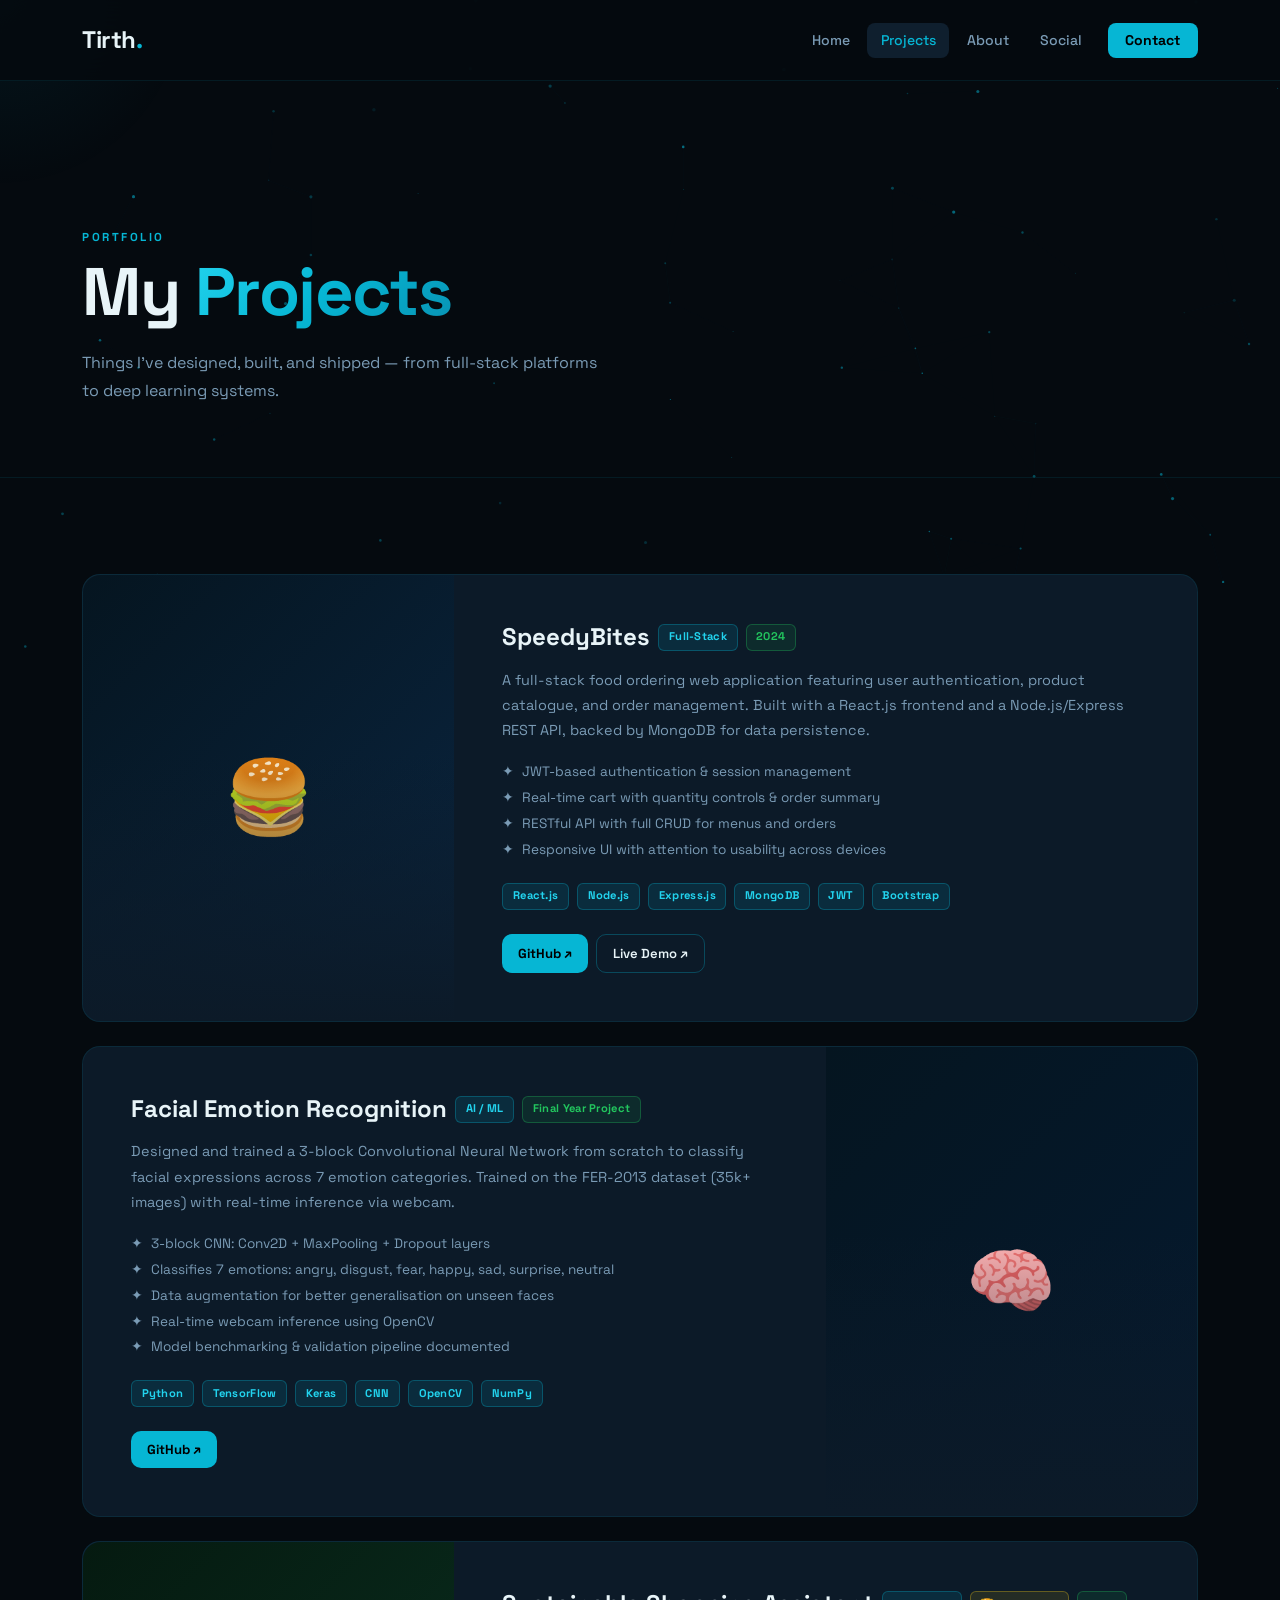
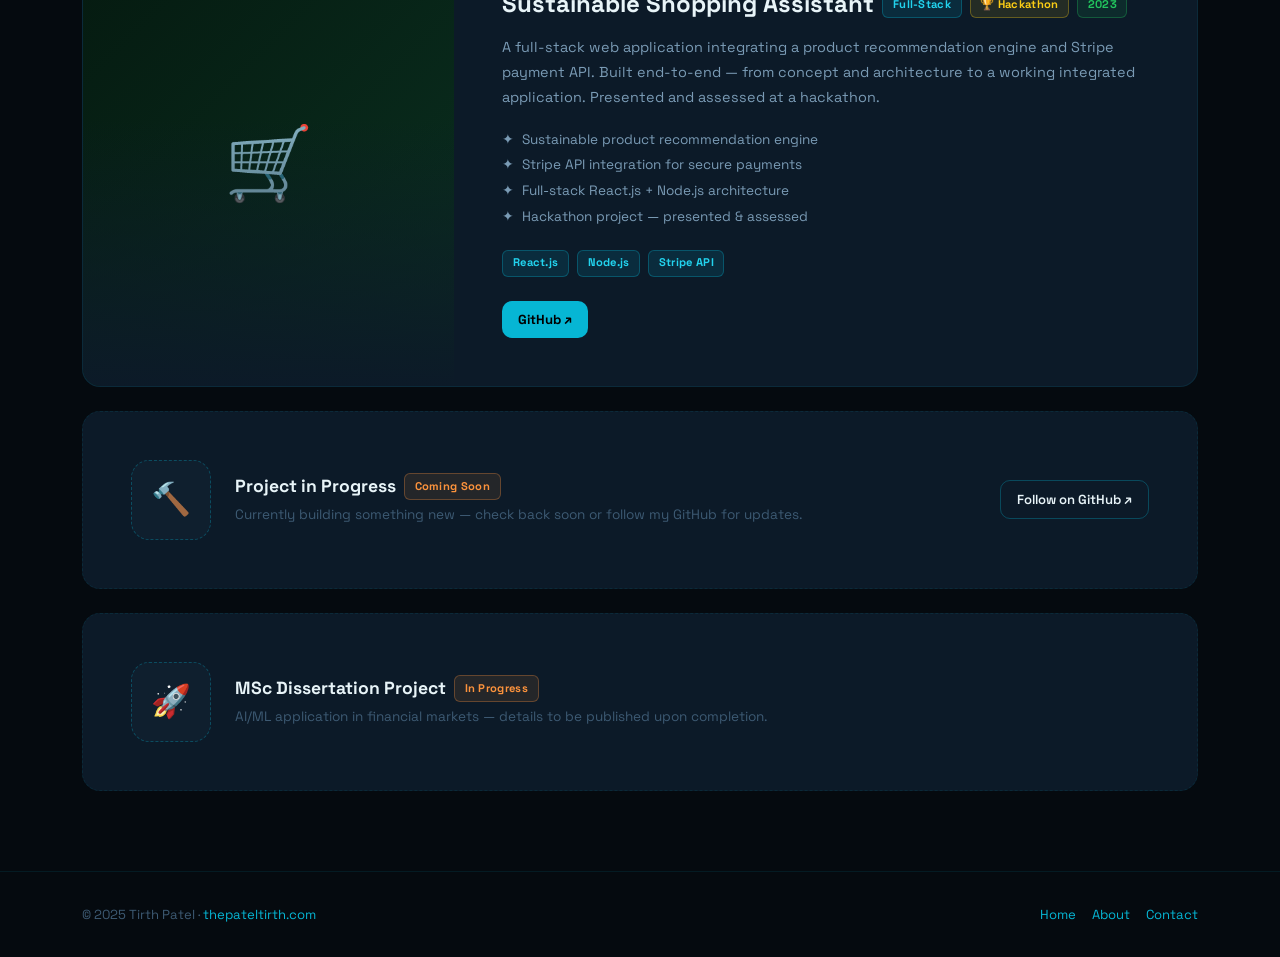
<file: projects.html>
<!DOCTYPE html>
<html lang="en">
<head>
  <meta charset="UTF-8" />
  <meta name="viewport" content="width=device-width, initial-scale=1.0" />
  <title>Projects — Tirth Patel</title>
  <meta name="description" content="Projects by Tirth Patel — SpeedyBites, Facial Emotion Recognition, Sustainable Shopping Assistant." />
  <link rel="stylesheet" href="https://cdn.jsdelivr.net/npm/bootstrap@5.3.2/dist/css/bootstrap.min.css" />
  <link rel="stylesheet" href="style.css" />
  <link rel="icon" href="data:image/svg+xml,<svg xmlns='http://www.w3.org/2000/svg' viewBox='0 0 100 100'><text y='.9em' font-size='90'>⚡</text></svg>" />
</head>
<body>

<canvas id="particles-canvas"></canvas>
<div id="cursor-glow"></div>

<nav class="navbar navbar-expand-lg fixed-top">
  <div class="container">
    <a class="navbar-brand" href="index.html">Tirth<span>.</span></a>
    <button class="navbar-toggler" type="button" data-bs-toggle="collapse" data-bs-target="#navMenu">
      <span class="navbar-toggler-icon"></span>
    </button>
    <div class="collapse navbar-collapse" id="navMenu">
      <ul class="navbar-nav ms-auto align-items-lg-center gap-lg-1">
        <li class="nav-item"><a class="nav-link" href="index.html">Home</a></li>
        <li class="nav-item"><a class="nav-link active" href="projects.html">Projects</a></li>
        <li class="nav-item"><a class="nav-link" href="about.html">About</a></li>
        <li class="nav-item"><a class="nav-link" href="social.html">Social</a></li>
        <li class="nav-item ms-lg-2"><a class="nav-link btn-nav-cta" href="contact.html">Contact</a></li>
      </ul>
    </div>
  </div>
</nav>

<div style="padding-top:70px;">

  <div class="page-hero">
    <div class="container">
      <span class="section-label fade-up">Portfolio</span>
      <h1 class="hero-title fade-up delay-1">My <span class="gradient-text">Projects</span></h1>
      <p class="hero-desc fade-up delay-2" style="font-size:1rem;">Things I've designed, built, and shipped — from full-stack platforms to deep learning systems.</p>
    </div>
  </div>

  <section class="section-wrap">
    <div class="container">

      <!-- ── SpeedyBites ── -->
      <div id="speedybites" class="glass-card mb-4 fade-up">
        <div class="row g-0">
          <div class="col-md-4">
            <div class="project-thumb thumb-speedybites h-100" style="border-radius:var(--radius-lg) 0 0 var(--radius-lg);min-height:240px;font-size:4.5rem;">🍔</div>
          </div>
          <div class="col-md-8">
            <div class="p-4 p-lg-5 h-100 d-flex flex-column">
              <div class="d-flex align-items-center gap-2 flex-wrap mb-3">
                <h2 style="font-size:1.5rem;font-weight:700;margin:0;">SpeedyBites</h2>
                <span class="tag">Full-Stack</span>
                <span class="tag" style="background:rgba(34,197,94,0.1);color:#22c55e;border-color:rgba(34,197,94,0.3);">2024</span>
              </div>
              <p style="color:var(--text-muted);font-size:0.9rem;line-height:1.75;margin-bottom:1rem;">A full-stack food ordering web application featuring user authentication, product catalogue, and order management. Built with a React.js frontend and a Node.js/Express REST API, backed by MongoDB for data persistence.</p>
              <ul style="color:var(--text-muted);font-size:0.85rem;line-height:1.9;list-style:none;padding:0;margin-bottom:1.25rem;">
                <li>✦ &nbsp;JWT-based authentication & session management</li>
                <li>✦ &nbsp;Real-time cart with quantity controls & order summary</li>
                <li>✦ &nbsp;RESTful API with full CRUD for menus and orders</li>
                <li>✦ &nbsp;Responsive UI with attention to usability across devices</li>
              </ul>
              <div class="d-flex flex-wrap gap-2 mb-4">
                <span class="tag">React.js</span><span class="tag">Node.js</span><span class="tag">Express.js</span><span class="tag">MongoDB</span><span class="tag">JWT</span><span class="tag">Bootstrap</span>
              </div>
              <div class="d-flex gap-2 flex-wrap mt-auto">
                <a href="https://github.com/thepateltirth" class="btn-cyan" target="_blank" style="font-size:0.82rem;padding:0.5rem 1rem;">GitHub ↗</a>
                <a href="#" class="btn-ghost" style="font-size:0.82rem;padding:0.5rem 1rem;">Live Demo ↗</a>
              </div>
            </div>
          </div>
        </div>
      </div>

      <!-- ── Facial Emotion Recognition ── -->
      <div id="fer" class="glass-card mb-4 fade-up delay-1">
        <div class="row g-0">
          <div class="col-md-4 order-md-2">
            <div class="project-thumb thumb-fer h-100" style="border-radius:0 var(--radius-lg) var(--radius-lg) 0;min-height:240px;font-size:4.5rem;">🧠</div>
          </div>
          <div class="col-md-8 order-md-1">
            <div class="p-4 p-lg-5 h-100 d-flex flex-column">
              <div class="d-flex align-items-center gap-2 flex-wrap mb-3">
                <h2 style="font-size:1.5rem;font-weight:700;margin:0;">Facial Emotion Recognition</h2>
                <span class="tag">AI / ML</span>
                <span class="tag" style="background:rgba(34,197,94,0.1);color:#22c55e;border-color:rgba(34,197,94,0.3);">Final Year Project</span>
              </div>
              <p style="color:var(--text-muted);font-size:0.9rem;line-height:1.75;margin-bottom:1rem;">Designed and trained a 3-block Convolutional Neural Network from scratch to classify facial expressions across 7 emotion categories. Trained on the FER-2013 dataset (35k+ images) with real-time inference via webcam.</p>
              <ul style="color:var(--text-muted);font-size:0.85rem;line-height:1.9;list-style:none;padding:0;margin-bottom:1.25rem;">
                <li>✦ &nbsp;3-block CNN: Conv2D + MaxPooling + Dropout layers</li>
                <li>✦ &nbsp;Classifies 7 emotions: angry, disgust, fear, happy, sad, surprise, neutral</li>
                <li>✦ &nbsp;Data augmentation for better generalisation on unseen faces</li>
                <li>✦ &nbsp;Real-time webcam inference using OpenCV</li>
                <li>✦ &nbsp;Model benchmarking & validation pipeline documented</li>
              </ul>
              <div class="d-flex flex-wrap gap-2 mb-4">
                <span class="tag">Python</span><span class="tag">TensorFlow</span><span class="tag">Keras</span><span class="tag">CNN</span><span class="tag">OpenCV</span><span class="tag">NumPy</span>
              </div>
              <div class="d-flex gap-2 flex-wrap mt-auto">
                <a href="https://github.com/thepateltirth" class="btn-cyan" target="_blank" style="font-size:0.82rem;padding:0.5rem 1rem;">GitHub ↗</a>
              </div>
            </div>
          </div>
        </div>
      </div>

      <!-- ── Sustainable Shopping Assistant ── -->
      <div id="shopping" class="glass-card mb-4 fade-up delay-2">
        <div class="row g-0">
          <div class="col-md-4">
            <div class="project-thumb h-100" style="background:linear-gradient(135deg,#051a10,#0a3020);border-radius:var(--radius-lg) 0 0 var(--radius-lg);min-height:240px;font-size:4.5rem;">🛒</div>
          </div>
          <div class="col-md-8">
            <div class="p-4 p-lg-5 h-100 d-flex flex-column">
              <div class="d-flex align-items-center gap-2 flex-wrap mb-3">
                <h2 style="font-size:1.5rem;font-weight:700;margin:0;">Sustainable Shopping Assistant</h2>
                <span class="tag">Full-Stack</span>
                <span class="tag" style="background:rgba(250,204,21,0.1);color:#facc15;border-color:rgba(250,204,21,0.3);">🏆 Hackathon</span>
                <span class="tag" style="background:rgba(34,197,94,0.1);color:#22c55e;border-color:rgba(34,197,94,0.3);">2023</span>
              </div>
              <p style="color:var(--text-muted);font-size:0.9rem;line-height:1.75;margin-bottom:1rem;">A full-stack web application integrating a product recommendation engine and Stripe payment API. Built end-to-end — from concept and architecture to a working integrated application. Presented and assessed at a hackathon.</p>
              <ul style="color:var(--text-muted);font-size:0.85rem;line-height:1.9;list-style:none;padding:0;margin-bottom:1.25rem;">
                <li>✦ &nbsp;Sustainable product recommendation engine</li>
                <li>✦ &nbsp;Stripe API integration for secure payments</li>
                <li>✦ &nbsp;Full-stack React.js + Node.js architecture</li>
                <li>✦ &nbsp;Hackathon project — presented & assessed</li>
              </ul>
              <div class="d-flex flex-wrap gap-2 mb-4">
                <span class="tag">React.js</span><span class="tag">Node.js</span><span class="tag">Stripe API</span>
              </div>
              <div class="d-flex gap-2 flex-wrap mt-auto">
                <a href="https://github.com/thepateltirth" class="btn-cyan" target="_blank" style="font-size:0.82rem;padding:0.5rem 1rem;">GitHub ↗</a>
              </div>
            </div>
          </div>
        </div>
      </div>

      <!-- ── Placeholder 1 ── -->
      <div class="glass-card mb-4 fade-up delay-3" style="border-style:dashed;">
        <div class="p-4 p-lg-5 d-flex align-items-center gap-4 flex-wrap">
          <div style="width:80px;height:80px;border-radius:var(--radius-lg);background:var(--bg-3);border:1px dashed var(--cyan-border);display:flex;align-items:center;justify-content:center;font-size:2rem;flex-shrink:0;">🔨</div>
          <div>
            <div class="d-flex align-items-center gap-2 mb-1">
              <h3 style="font-size:1.1rem;font-weight:700;margin:0;">Project in Progress</h3>
              <span class="tag" style="background:rgba(251,146,60,0.1);color:#fb923c;border-color:rgba(251,146,60,0.3);">Coming Soon</span>
            </div>
            <p style="color:var(--text-dim);font-size:0.85rem;margin:0;">Currently building something new — check back soon or follow my GitHub for updates.</p>
          </div>
          <a href="https://github.com/thepateltirth" class="btn-ghost ms-auto" target="_blank" style="font-size:0.82rem;padding:0.5rem 1rem;white-space:nowrap;">Follow on GitHub ↗</a>
        </div>
      </div>

      <!-- ── Placeholder 2 ── -->
      <div class="glass-card fade-up delay-4" style="border-style:dashed;">
        <div class="p-4 p-lg-5 d-flex align-items-center gap-4 flex-wrap">
          <div style="width:80px;height:80px;border-radius:var(--radius-lg);background:var(--bg-3);border:1px dashed var(--cyan-border);display:flex;align-items:center;justify-content:center;font-size:2rem;flex-shrink:0;">🚀</div>
          <div>
            <div class="d-flex align-items-center gap-2 mb-1">
              <h3 style="font-size:1.1rem;font-weight:700;margin:0;">MSc Dissertation Project</h3>
              <span class="tag" style="background:rgba(251,146,60,0.1);color:#fb923c;border-color:rgba(251,146,60,0.3);">In Progress</span>
            </div>
            <p style="color:var(--text-dim);font-size:0.85rem;margin:0;">AI/ML application in financial markets — details to be published upon completion.</p>
          </div>
        </div>
      </div>

    </div>
  </section>
</div>

<footer>
  <div class="container d-flex justify-content-between align-items-center flex-wrap gap-3">
    <span>© 2025 Tirth Patel · <a href="https://thepateltirth.com" target="_blank">thepateltirth.com</a></span>
    <div class="d-flex gap-3">
      <a href="index.html">Home</a>
      <a href="about.html">About</a>
      <a href="contact.html">Contact</a>
    </div>
  </div>
</footer>

<script src="https://cdn.jsdelivr.net/npm/bootstrap@5.3.2/dist/js/bootstrap.bundle.min.js"></script>
<script src="script.js"></script>
</body>
</html>
</file>
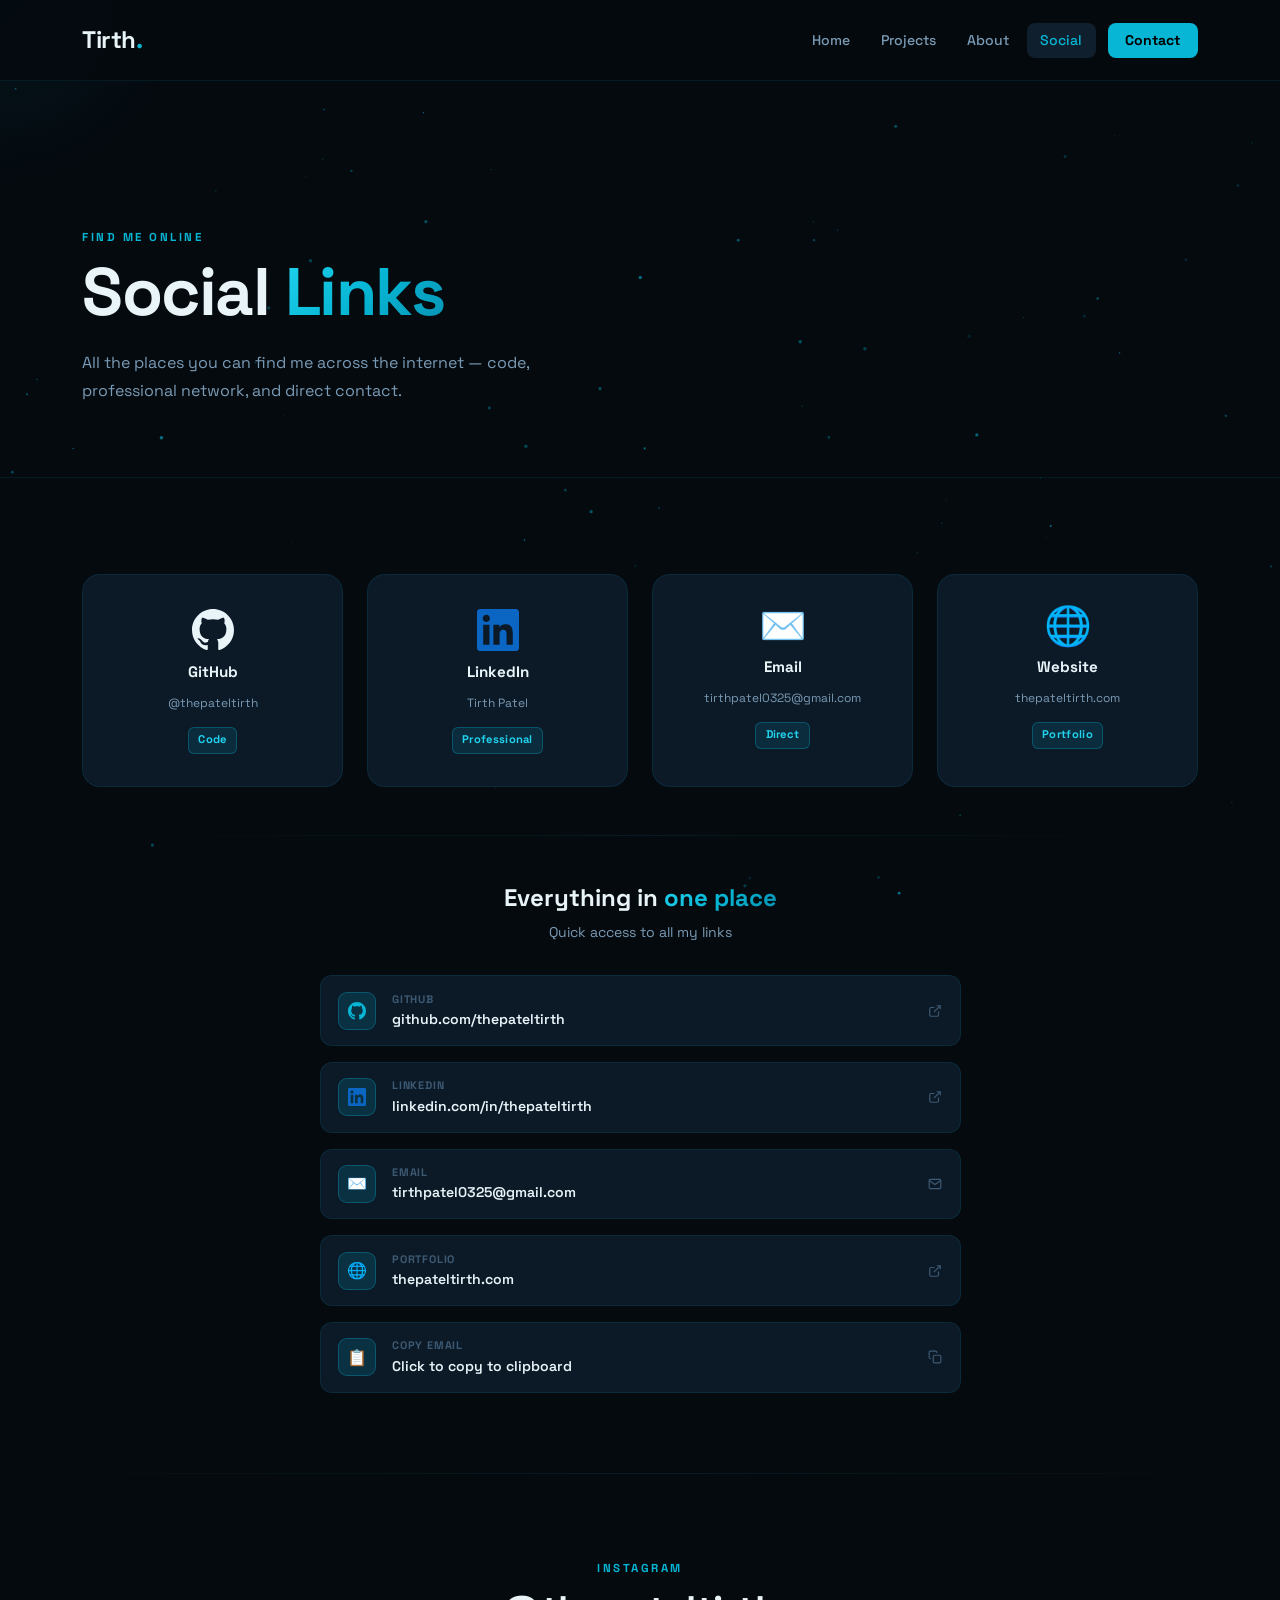
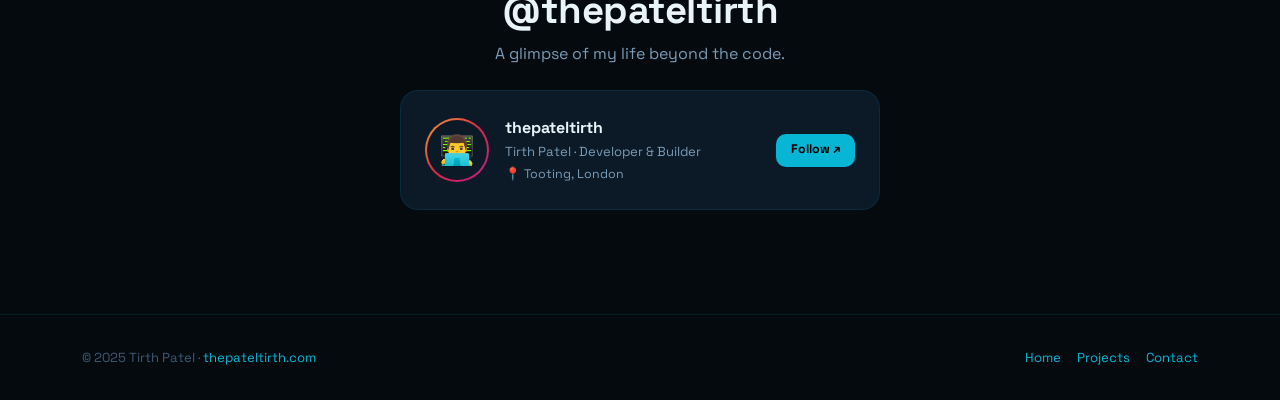
<file: social.html>
<!DOCTYPE html>
<html lang="en">
<head>
  <meta charset="UTF-8" />
  <meta name="viewport" content="width=device-width, initial-scale=1.0" />
  <title>Social — Tirth Patel</title>
  <meta name="description" content="Find Tirth Patel across the web — GitHub, LinkedIn, email and more." />
  <link rel="stylesheet" href="https://cdn.jsdelivr.net/npm/bootstrap@5.3.2/dist/css/bootstrap.min.css" />
  <link rel="stylesheet" href="style.css" />
  <link rel="icon" href="data:image/svg+xml,<svg xmlns='http://www.w3.org/2000/svg' viewBox='0 0 100 100'><text y='.9em' font-size='90'>⚡</text></svg>" />
</head>
<body>

<canvas id="particles-canvas"></canvas>
<div id="cursor-glow"></div>

<nav class="navbar navbar-expand-lg fixed-top">
  <div class="container">
    <a class="navbar-brand" href="index.html">Tirth<span>.</span></a>
    <button class="navbar-toggler" type="button" data-bs-toggle="collapse" data-bs-target="#navMenu">
      <span class="navbar-toggler-icon"></span>
    </button>
    <div class="collapse navbar-collapse" id="navMenu">
      <ul class="navbar-nav ms-auto align-items-lg-center gap-lg-1">
        <li class="nav-item"><a class="nav-link" href="index.html">Home</a></li>
        <li class="nav-item"><a class="nav-link" href="projects.html">Projects</a></li>
        <li class="nav-item"><a class="nav-link" href="about.html">About</a></li>
        <li class="nav-item"><a class="nav-link active" href="social.html">Social</a></li>
        <li class="nav-item ms-lg-2"><a class="nav-link btn-nav-cta" href="contact.html">Contact</a></li>
      </ul>
    </div>
  </div>
</nav>

<div style="padding-top:70px;">

  <div class="page-hero">
    <div class="container">
      <span class="section-label fade-up">Find me online</span>
      <h1 class="hero-title fade-up delay-1">Social <span class="gradient-text">Links</span></h1>
      <p class="hero-desc fade-up delay-2" style="font-size:1rem;">All the places you can find me across the internet — code, professional network, and direct contact.</p>
    </div>
  </div>

  <!-- ── Social cards ── -->
  <section class="section-wrap">
    <div class="container">

      <div class="row g-4 mb-5">

        <div class="col-6 col-lg-3 fade-up">
          <a href="https://github.com/thepateltirth" class="social-card h-100" target="_blank" rel="noopener"
             style="--hover-border:#6e40c9;">
            <div class="social-card-icon">
              <svg width="42" height="42" viewBox="0 0 24 24" fill="var(--text)"><path d="M12 0c-6.626 0-12 5.373-12 12 0 5.302 3.438 9.8 8.207 11.387.599.111.793-.261.793-.577v-2.234c-3.338.726-4.033-1.416-4.033-1.416-.546-1.387-1.333-1.756-1.333-1.756-1.089-.745.083-.729.083-.729 1.205.084 1.839 1.237 1.839 1.237 1.07 1.834 2.807 1.304 3.492.997.107-.775.418-1.305.762-1.604-2.665-.305-5.467-1.334-5.467-5.931 0-1.311.469-2.381 1.236-3.221-.124-.303-.535-1.524.117-3.176 0 0 1.008-.322 3.301 1.23.957-.266 1.983-.399 3.003-.404 1.02.005 2.047.138 3.006.404 2.291-1.552 3.297-1.23 3.297-1.23.653 1.653.242 2.874.118 3.176.77.84 1.235 1.911 1.235 3.221 0 4.609-2.807 5.624-5.479 5.921.43.372.823 1.102.823 2.222v3.293c0 .319.192.694.801.576 4.765-1.589 8.199-6.086 8.199-11.386 0-6.627-5.373-12-12-12z"/></svg>
            </div>
            <span class="social-card-name">GitHub</span>
            <span class="social-card-handle">@thepateltirth</span>
            <span class="tag mt-1">Code</span>
          </a>
        </div>

        <div class="col-6 col-lg-3 fade-up delay-1">
          <a href="https://linkedin.com/in/thepateltirth" class="social-card h-100" target="_blank" rel="noopener">
            <div class="social-card-icon">
              <svg width="42" height="42" viewBox="0 0 24 24" fill="#0a66c2"><path d="M20.447 20.452h-3.554v-5.569c0-1.328-.027-3.037-1.852-3.037-1.853 0-2.136 1.445-2.136 2.939v5.667H9.351V9h3.414v1.561h.046c.477-.9 1.637-1.85 3.37-1.85 3.601 0 4.267 2.37 4.267 5.455v6.286zM5.337 7.433c-1.144 0-2.063-.926-2.063-2.065 0-1.138.92-2.063 2.063-2.063 1.14 0 2.064.925 2.064 2.063 0 1.139-.925 2.065-2.064 2.065zm1.782 13.019H3.555V9h3.564v11.452zM22.225 0H1.771C.792 0 0 .774 0 1.729v20.542C0 23.227.792 24 1.771 24h20.451C23.2 24 24 23.227 24 22.271V1.729C24 .774 23.2 0 22.222 0h.003z"/></svg>
            </div>
            <span class="social-card-name">LinkedIn</span>
            <span class="social-card-handle">Tirth Patel</span>
            <span class="tag mt-1">Professional</span>
          </a>
        </div>

        <div class="col-6 col-lg-3 fade-up delay-2">
          <a href="mailto:tirthpatel0325@gmail.com" class="social-card h-100">
            <div class="social-card-icon">✉️</div>
            <span class="social-card-name">Email</span>
            <span class="social-card-handle">tirthpatel0325@gmail.com</span>
            <span class="tag mt-1">Direct</span>
          </a>
        </div>

        <div class="col-6 col-lg-3 fade-up delay-3">
          <a href="https://thepateltirth.com" class="social-card h-100" target="_blank" rel="noopener">
            <div class="social-card-icon">🌐</div>
            <span class="social-card-name">Website</span>
            <span class="social-card-handle">thepateltirth.com</span>
            <span class="tag mt-1">Portfolio</span>
          </a>
        </div>

      </div>

      <div class="cyan-divider mb-5"></div>

      <!-- Linktree list -->
      <div class="row justify-content-center">
        <div class="col-lg-7">
          <h2 class="text-center mb-2 fade-up" style="font-size:1.5rem;font-weight:700;">Everything in <span class="gradient-text">one place</span></h2>
          <p class="text-center fade-up delay-1" style="color:var(--text-muted);font-size:0.88rem;margin-bottom:2rem;">Quick access to all my links</p>

          <div class="d-flex flex-column gap-3">

            <a href="https://github.com/thepateltirth" class="info-pill text-decoration-none fade-up" target="_blank" rel="noopener" style="justify-content:space-between;">
              <div class="d-flex align-items-center gap-3">
                <div class="pill-icon">
                  <svg width="18" height="18" viewBox="0 0 24 24" fill="var(--cyan)"><path d="M12 0c-6.626 0-12 5.373-12 12 0 5.302 3.438 9.8 8.207 11.387.599.111.793-.261.793-.577v-2.234c-3.338.726-4.033-1.416-4.033-1.416-.546-1.387-1.333-1.756-1.333-1.756-1.089-.745.083-.729.083-.729 1.205.084 1.839 1.237 1.839 1.237 1.07 1.834 2.807 1.304 3.492.997.107-.775.418-1.305.762-1.604-2.665-.305-5.467-1.334-5.467-5.931 0-1.311.469-2.381 1.236-3.221-.124-.303-.535-1.524.117-3.176 0 0 1.008-.322 3.301 1.23.957-.266 1.983-.399 3.003-.404 1.02.005 2.047.138 3.006.404 2.291-1.552 3.297-1.23 3.297-1.23.653 1.653.242 2.874.118 3.176.77.84 1.235 1.911 1.235 3.221 0 4.609-2.807 5.624-5.479 5.921.43.372.823 1.102.823 2.222v3.293c0 .319.192.694.801.576 4.765-1.589 8.199-6.086 8.199-11.386 0-6.627-5.373-12-12-12z"/></svg>
                </div>
                <div>
                  <div class="pill-label">GitHub</div>
                  <div class="pill-value">github.com/thepateltirth</div>
                </div>
              </div>
              <svg width="14" height="14" fill="none" stroke="var(--text-dim)" stroke-width="2" viewBox="0 0 24 24"><path d="M18 13v6a2 2 0 0 1-2 2H5a2 2 0 0 1-2-2V8a2 2 0 0 1 2-2h6"/><polyline points="15 3 21 3 21 9"/><line x1="10" y1="14" x2="21" y2="3"/></svg>
            </a>

            <a href="https://linkedin.com/in/thepateltirth" class="info-pill text-decoration-none fade-up delay-1" target="_blank" rel="noopener" style="justify-content:space-between;">
              <div class="d-flex align-items-center gap-3">
                <div class="pill-icon">
                  <svg width="18" height="18" viewBox="0 0 24 24" fill="#0a66c2"><path d="M20.447 20.452h-3.554v-5.569c0-1.328-.027-3.037-1.852-3.037-1.853 0-2.136 1.445-2.136 2.939v5.667H9.351V9h3.414v1.561h.046c.477-.9 1.637-1.85 3.37-1.85 3.601 0 4.267 2.37 4.267 5.455v6.286zM5.337 7.433c-1.144 0-2.063-.926-2.063-2.065 0-1.138.92-2.063 2.063-2.063 1.14 0 2.064.925 2.064 2.063 0 1.139-.925 2.065-2.064 2.065zm1.782 13.019H3.555V9h3.564v11.452zM22.225 0H1.771C.792 0 0 .774 0 1.729v20.542C0 23.227.792 24 1.771 24h20.451C23.2 24 24 23.227 24 22.271V1.729C24 .774 23.2 0 22.222 0h.003z"/></svg>
                </div>
                <div>
                  <div class="pill-label">LinkedIn</div>
                  <div class="pill-value">linkedin.com/in/thepateltirth</div>
                </div>
              </div>
              <svg width="14" height="14" fill="none" stroke="var(--text-dim)" stroke-width="2" viewBox="0 0 24 24"><path d="M18 13v6a2 2 0 0 1-2 2H5a2 2 0 0 1-2-2V8a2 2 0 0 1 2-2h6"/><polyline points="15 3 21 3 21 9"/><line x1="10" y1="14" x2="21" y2="3"/></svg>
            </a>

            <a href="mailto:tirthpatel0325@gmail.com" class="info-pill text-decoration-none fade-up delay-2" style="justify-content:space-between;">
              <div class="d-flex align-items-center gap-3">
                <div class="pill-icon">✉️</div>
                <div>
                  <div class="pill-label">Email</div>
                  <div class="pill-value">tirthpatel0325@gmail.com</div>
                </div>
              </div>
              <svg width="14" height="14" fill="none" stroke="var(--text-dim)" stroke-width="2" viewBox="0 0 24 24"><path d="M4 4h16c1.1 0 2 .9 2 2v12c0 1.1-.9 2-2 2H4c-1.1 0-2-.9-2-2V6c0-1.1.9-2 2-2z"/><polyline points="22,6 12,13 2,6"/></svg>
            </a>

            <a href="https://thepateltirth.com" class="info-pill text-decoration-none fade-up delay-3" target="_blank" rel="noopener" style="justify-content:space-between;">
              <div class="d-flex align-items-center gap-3">
                <div class="pill-icon">🌐</div>
                <div>
                  <div class="pill-label">Portfolio</div>
                  <div class="pill-value">thepateltirth.com</div>
                </div>
              </div>
              <svg width="14" height="14" fill="none" stroke="var(--text-dim)" stroke-width="2" viewBox="0 0 24 24"><path d="M18 13v6a2 2 0 0 1-2 2H5a2 2 0 0 1-2-2V8a2 2 0 0 1 2-2h6"/><polyline points="15 3 21 3 21 9"/><line x1="10" y1="14" x2="21" y2="3"/></svg>
            </a>

            <div class="info-pill copy-email fade-up delay-4" style="justify-content:space-between;cursor:pointer;">
              <div class="d-flex align-items-center gap-3">
                <div class="pill-icon">📋</div>
                <div>
                  <div class="pill-label">Copy Email</div>
                  <div class="pill-value">Click to copy to clipboard</div>
                </div>
              </div>
              <svg width="14" height="14" fill="none" stroke="var(--text-dim)" stroke-width="2" viewBox="0 0 24 24"><rect x="9" y="9" width="13" height="13" rx="2"/><path d="M5 15H4a2 2 0 0 1-2-2V4a2 2 0 0 1 2-2h9a2 2 0 0 1 2 2v1"/></svg>
            </div>

          </div>
        </div>
      </div>

    </div>
  </section>

  <div class="cyan-divider"></div>

  <!-- ── Instagram Preview ── -->
  <section class="section-wrap">
    <div class="container">
      <div class="text-center mb-4">
        <span class="section-label fade-up">Instagram</span>
        <h2 class="section-title fade-up delay-1">@thepateltirth</h2>
        <p class="section-sub mx-auto fade-up delay-2">A glimpse of my life beyond the code.</p>
      </div>

      <!-- Profile card -->
      <div class="glass-card p-4 mb-4 fade-up" style="max-width:480px;margin:0 auto 1.5rem;">
        <div class="d-flex align-items-center gap-3">
          <div style="width:64px;height:64px;border-radius:50%;background:linear-gradient(135deg,#f09433,#e6683c,#dc2743,#cc2366,#bc1888);padding:2px;flex-shrink:0;">
            <div style="width:100%;height:100%;border-radius:50%;background:var(--bg-card);display:flex;align-items:center;justify-content:center;font-size:1.8rem;">👨‍💻</div>
          </div>
          <div>
            <div style="font-weight:700;font-size:1rem;">thepateltirth</div>
            <div style="color:var(--text-muted);font-size:0.82rem;">Tirth Patel · Developer & Builder</div>
            <div style="color:var(--text-muted);font-size:0.78rem;margin-top:0.2rem;">📍 Tooting, London</div>
          </div>
          <a href="https://instagram.com/thepateltirth" target="_blank" rel="noopener"
             class="btn-cyan ms-auto" style="font-size:0.78rem;padding:0.4rem 0.9rem;white-space:nowrap;">
            Follow ↗
          </a>
        </div>
      </div>

      <!-- Elfsight Instagram Feed -->
      <div class="fade-up delay-1" style="max-width:700px;margin:0 auto;">
        <!-- Elfsight Instagram Feed | Untitled Instagram Feed -->
        <script src="https://elfsightcdn.com/platform.js" async></script>
        <div class="elfsight-app-3d1e01d3-30d3-4cce-ad2e-c9361ed14122" data-elfsight-app-lazy></div>
      </div>
    </div>
  </section>

</div>

<footer>
  <div class="container d-flex justify-content-between align-items-center flex-wrap gap-3">
    <span>© 2025 Tirth Patel · <a href="https://thepateltirth.com" target="_blank">thepateltirth.com</a></span>
    <div class="d-flex gap-3">
      <a href="index.html">Home</a>
      <a href="projects.html">Projects</a>
      <a href="contact.html">Contact</a>
    </div>
  </div>
</footer>

<script src="https://cdn.jsdelivr.net/npm/bootstrap@5.3.2/dist/js/bootstrap.bundle.min.js"></script>
<script src="script.js"></script>
</body>
</html>
</file>
<file: style.css>
@import url('https://fonts.googleapis.com/css2?family=Space+Grotesk:wght@300;400;500;600;700&display=swap');

:root {
  --bg:          #050a0f;
  --bg-2:        #0a1520;
  --bg-3:        #0f1f2e;
  --bg-card:     #0c1a28;
  --cyan:        #06b6d4;
  --cyan-light:  #22d3ee;
  --cyan-dim:    #0891b2;
  --cyan-glow:   rgba(6, 182, 212, 0.15);
  --cyan-border: rgba(6, 182, 212, 0.3);
  --text:        #e8f4f8;
  --text-muted:  #7a9bb5;
  --text-dim:    #3d5a73;
  --border:      rgba(6, 182, 212, 0.1);
  --radius:      12px;
  --radius-lg:   18px;
  --transition:  0.25s cubic-bezier(0.4, 0, 0.2, 1);
}

*, *::before, *::after { box-sizing: border-box; margin: 0; padding: 0; }
html { scroll-behavior: smooth; }

body {
  font-family: 'Space Grotesk', sans-serif;
  background: var(--bg);
  color: var(--text);
  overflow-x: hidden;
  line-height: 1.6;
}

/* ── Scrollbar ── */
::-webkit-scrollbar { width: 5px; }
::-webkit-scrollbar-track { background: var(--bg); }
::-webkit-scrollbar-thumb { background: var(--cyan-dim); border-radius: 3px; }

/* ── Canvas background ── */
#particles-canvas {
  position: fixed;
  inset: 0;
  z-index: 0;
  pointer-events: none;
}

/* ── Cursor glow ── */
#cursor-glow {
  position: fixed;
  width: 380px;
  height: 380px;
  border-radius: 50%;
  background: radial-gradient(circle, rgba(6,182,212,0.07) 0%, transparent 70%);
  pointer-events: none;
  z-index: 1;
  transform: translate(-50%, -50%);
  transition: left 0.5s ease, top 0.5s ease;
}

/* ── Nav ── */
.navbar {
  background: rgba(5, 10, 15, 0.85) !important;
  backdrop-filter: blur(20px);
  border-bottom: 1px solid var(--border);
  transition: var(--transition);
  padding: 1rem 0;
  position: relative;
  z-index: 100;
}

.navbar.scrolled {
  border-bottom-color: var(--cyan-border);
  box-shadow: 0 0 40px rgba(6,182,212,0.08);
}

.navbar-brand {
  font-size: 1.5rem;
  font-weight: 700;
  color: var(--text) !important;
  letter-spacing: -0.5px;
}

.navbar-brand span { color: var(--cyan); }

.nav-link {
  color: var(--text-muted) !important;
  font-size: 0.88rem;
  font-weight: 500;
  padding: 0.4rem 0.85rem !important;
  border-radius: 8px;
  transition: var(--transition);
}

.nav-link:hover, .nav-link.active {
  color: var(--text) !important;
  background: var(--bg-3);
}

.nav-link.active { color: var(--cyan) !important; }

.navbar-toggler {
  border: 1px solid var(--cyan-border) !important;
  padding: 0.35rem 0.6rem;
}

.navbar-toggler-icon {
  background-image: url("data:image/svg+xml,%3csvg xmlns='http://www.w3.org/2000/svg' viewBox='0 0 30 30'%3e%3cpath stroke='rgba%286%2c182%2c212%2c1%29' stroke-linecap='round' stroke-miterlimit='10' stroke-width='2' d='M4 7h22M4 15h22M4 23h22'/%3e%3c/svg%3e") !important;
}

.btn-nav-cta {
  background: var(--cyan) !important;
  color: #000 !important;
  font-weight: 700 !important;
  border-radius: 8px !important;
  padding: 0.4rem 1.1rem !important;
  font-size: 0.88rem !important;
  border: none;
  transition: var(--transition) !important;
}

.btn-nav-cta:hover {
  background: var(--cyan-light) !important;
  transform: translateY(-1px);
  box-shadow: 0 6px 20px rgba(6,182,212,0.4) !important;
}

/* ── Sections ── */
.section-wrap {
  position: relative;
  z-index: 2;
  padding: 5rem 0;
}

.section-label {
  display: inline-block;
  font-size: 0.72rem;
  font-weight: 700;
  letter-spacing: 2.5px;
  text-transform: uppercase;
  color: var(--cyan);
  margin-bottom: 0.6rem;
}

.section-title { font-size: clamp(1.8rem, 3vw, 2.4rem); font-weight: 700; letter-spacing: -0.5px; }
.section-sub { color: var(--text-muted); font-size: 1rem; max-width: 500px; margin-top: 0.5rem; }

/* ── Gradient text ── */
.gradient-text {
  background: linear-gradient(135deg, #22d3ee, #06b6d4, #0891b2);
  -webkit-background-clip: text;
  -webkit-text-fill-color: transparent;
  background-clip: text;
}

/* ── Buttons ── */
.btn-cyan {
  background: var(--cyan);
  color: #000;
  font-weight: 700;
  border-radius: 10px;
  padding: 0.7rem 1.5rem;
  font-size: 0.9rem;
  border: none;
  display: inline-flex;
  align-items: center;
  gap: 0.5rem;
  text-decoration: none;
  transition: var(--transition);
  font-family: 'Space Grotesk', sans-serif;
}

.btn-cyan:hover {
  background: var(--cyan-light);
  color: #000;
  transform: translateY(-2px);
  box-shadow: 0 10px 30px rgba(6,182,212,0.4);
}

.btn-ghost {
  background: transparent;
  color: var(--text);
  font-weight: 600;
  border-radius: 10px;
  padding: 0.7rem 1.5rem;
  font-size: 0.9rem;
  border: 1px solid var(--cyan-border);
  display: inline-flex;
  align-items: center;
  gap: 0.5rem;
  text-decoration: none;
  transition: var(--transition);
  font-family: 'Space Grotesk', sans-serif;
}

.btn-ghost:hover {
  border-color: var(--cyan);
  color: var(--cyan);
  background: var(--cyan-glow);
  transform: translateY(-2px);
}

/* ── Cards ── */
.glass-card {
  background: var(--bg-card);
  border: 1px solid var(--border);
  border-radius: var(--radius-lg);
  transition: var(--transition);
  position: relative;
  overflow: hidden;
}

.glass-card::after {
  content: '';
  position: absolute;
  top: 0; left: 0; right: 0;
  height: 1px;
  background: linear-gradient(90deg, transparent, var(--cyan-border), transparent);
  opacity: 0;
  transition: var(--transition);
}

.glass-card:hover {
  border-color: var(--cyan-border);
  transform: translateY(-5px);
  box-shadow: 0 20px 60px rgba(6,182,212,0.08);
}

.glass-card:hover::after { opacity: 1; }

/* ── Tags ── */
.tag {
  display: inline-block;
  font-size: 0.7rem;
  font-weight: 700;
  padding: 0.22rem 0.6rem;
  border-radius: 6px;
  background: rgba(6,182,212,0.12);
  color: var(--cyan-light);
  border: 1px solid var(--cyan-border);
  letter-spacing: 0.3px;
}

/* ── HERO ── */
.hero-section {
  min-height: calc(100vh - 70px);
  display: flex;
  align-items: center;
  position: relative;
  z-index: 2;
  padding: 3rem 0;
}

.hero-badge {
  display: inline-flex;
  align-items: center;
  gap: 0.6rem;
  background: rgba(6,182,212,0.08);
  border: 1px solid var(--cyan-border);
  border-radius: 100px;
  padding: 0.35rem 0.9rem;
  font-size: 0.82rem;
  color: var(--cyan-light);
  font-weight: 500;
  margin-bottom: 1.5rem;
}

.status-dot {
  width: 8px;
  height: 8px;
  border-radius: 50%;
  background: #22c55e;
  box-shadow: 0 0 8px #22c55e;
  animation: pulse-dot 2s infinite;
  flex-shrink: 0;
}

@keyframes pulse-dot {
  0%,100% { box-shadow: 0 0 8px #22c55eaa; }
  50%      { box-shadow: 0 0 18px #22c55e; }
}

.hero-title {
  font-size: clamp(2.6rem, 6vw, 4.2rem);
  font-weight: 700;
  line-height: 1.08;
  letter-spacing: -1.5px;
  margin-bottom: 1.25rem;
}

.typing-cursor {
  display: inline-block;
  width: 3px;
  height: 1em;
  background: var(--cyan);
  margin-left: 4px;
  border-radius: 2px;
  vertical-align: middle;
  animation: blink 1s infinite;
}

@keyframes blink { 0%,100%{opacity:1} 50%{opacity:0} }

.hero-desc {
  font-size: 1.05rem;
  color: var(--text-muted);
  line-height: 1.75;
  max-width: 520px;
  margin-bottom: 2rem;
}

.hero-stats {
  display: flex;
  gap: 2.5rem;
  flex-wrap: wrap;
  margin-top: 2.5rem;
  padding-top: 2rem;
  border-top: 1px solid var(--border);
}

.stat-num {
  font-size: 2rem;
  font-weight: 700;
  color: var(--cyan);
  display: block;
  line-height: 1;
}

.stat-label {
  font-size: 0.78rem;
  color: var(--text-dim);
  font-weight: 500;
  margin-top: 0.2rem;
  display: block;
}

.hero-visual {
  position: relative;
  display: flex;
  align-items: center;
  justify-content: center;
}

.hero-orb {
  width: 320px;
  height: 320px;
  border-radius: 50%;
  background: conic-gradient(from 0deg, transparent 0%, rgba(6,182,212,0.15) 30%, rgba(6,182,212,0.3) 50%, rgba(6,182,212,0.15) 70%, transparent 100%);
  display: flex;
  align-items: center;
  justify-content: center;
  animation: spin 12s linear infinite;
  position: relative;
}

.hero-orb::before {
  content: '';
  position: absolute;
  inset: 12px;
  border-radius: 50%;
  background: conic-gradient(from 180deg, transparent 0%, rgba(6,182,212,0.1) 30%, rgba(6,182,212,0.25) 50%, rgba(6,182,212,0.1) 70%, transparent 100%);
  animation: spin 8s linear infinite reverse;
}

.hero-orb-inner {
  width: 200px;
  height: 200px;
  border-radius: 50%;
  background: var(--bg-3);
  border: 1px solid var(--cyan-border);
  display: flex;
  align-items: center;
  justify-content: center;
  font-size: 4.5rem;
  position: relative;
  z-index: 1;
  box-shadow: 0 0 60px rgba(6,182,212,0.15), inset 0 0 40px rgba(6,182,212,0.05);
}

@keyframes spin { to { transform: rotate(360deg); } }

/* Floating chips around orb */
.float-chip {
  position: absolute;
  background: var(--bg-card);
  border: 1px solid var(--cyan-border);
  border-radius: 10px;
  padding: 0.45rem 0.8rem;
  font-size: 0.75rem;
  font-weight: 600;
  color: var(--cyan-light);
  display: flex;
  align-items: center;
  gap: 0.35rem;
  box-shadow: 0 4px 20px rgba(6,182,212,0.1);
  animation: float 4s ease-in-out infinite;
  white-space: nowrap;
}

.float-chip:nth-child(2) { top: 5%; left: 0; animation-delay: 0s; }
.float-chip:nth-child(3) { top: 5%; right: 0; animation-delay: 0.7s; }
.float-chip:nth-child(4) { bottom: 5%; left: 5%; animation-delay: 1.4s; }
.float-chip:nth-child(5) { bottom: 5%; right: 5%; animation-delay: 2.1s; }

@keyframes float {
  0%,100% { transform: translateY(0); }
  50%      { transform: translateY(-10px); }
}

/* ── Skill cards ── */
.skill-card {
  background: var(--bg-card);
  border: 1px solid var(--border);
  border-radius: var(--radius);
  padding: 1.25rem 1rem;
  text-align: center;
  transition: var(--transition);
  cursor: default;
}

.skill-card:hover {
  border-color: var(--cyan-border);
  background: var(--bg-3);
  transform: translateY(-4px) scale(1.03);
  box-shadow: 0 10px 30px rgba(6,182,212,0.12);
}

.skill-icon { font-size: 2rem; display: block; margin-bottom: 0.5rem; }
.skill-name { font-size: 0.78rem; font-weight: 600; color: var(--text-muted); }

/* ── Progress bars ── */
.skill-bar-wrap { margin-bottom: 1.1rem; }
.skill-bar-label {
  display: flex;
  justify-content: space-between;
  font-size: 0.82rem;
  font-weight: 600;
  margin-bottom: 0.4rem;
  color: var(--text-muted);
}

.skill-bar-track {
  height: 5px;
  background: var(--bg-3);
  border-radius: 3px;
  overflow: hidden;
}

.skill-bar-fill {
  height: 100%;
  border-radius: 3px;
  background: linear-gradient(90deg, var(--cyan-dim), var(--cyan-light));
  width: 0;
  transition: width 1.2s cubic-bezier(0.4, 0, 0.2, 1);
  box-shadow: 0 0 8px var(--cyan);
}

/* ── Project cards ── */
.project-thumb {
  height: 180px;
  display: flex;
  align-items: center;
  justify-content: center;
  font-size: 4rem;
  border-radius: var(--radius-lg) var(--radius-lg) 0 0;
  position: relative;
  overflow: hidden;
}

.project-thumb::after {
  content: '';
  position: absolute;
  inset: 0;
  background: linear-gradient(to bottom, transparent 40%, var(--bg-card));
}

.thumb-speedybites { background: linear-gradient(135deg, #051520, #0a2540); }
.thumb-fer         { background: linear-gradient(135deg, #051520, #051a30); }

.project-body { padding: 1.5rem; }
.project-title { font-size: 1.15rem; font-weight: 700; margin-bottom: 0.5rem; }
.project-desc { color: var(--text-muted); font-size: 0.88rem; line-height: 1.65; margin-bottom: 1rem; }

.project-link {
  display: inline-flex;
  align-items: center;
  gap: 0.35rem;
  font-size: 0.8rem;
  font-weight: 600;
  color: var(--text-muted);
  text-decoration: none;
  padding: 0.38rem 0.75rem;
  border: 1px solid var(--border);
  border-radius: 8px;
  transition: var(--transition);
}

.project-link:hover {
  color: var(--cyan);
  border-color: var(--cyan-border);
  background: var(--cyan-glow);
}

.project-link.primary {
  background: var(--cyan);
  color: #000;
  border-color: var(--cyan);
  font-weight: 700;
}

.project-link.primary:hover {
  background: var(--cyan-light);
  border-color: var(--cyan-light);
  transform: translateY(-1px);
  box-shadow: 0 6px 20px rgba(6,182,212,0.35);
}

/* ── About ── */
.about-avatar {
  width: 100%;
  max-width: 300px;
  aspect-ratio: 1;
  background: var(--bg-3);
  border: 2px solid var(--cyan-border);
  border-radius: var(--radius-lg);
  display: flex;
  align-items: center;
  justify-content: center;
  font-size: 6rem;
  position: relative;
  overflow: hidden;
  box-shadow: 0 0 60px rgba(6,182,212,0.1);
}

.about-avatar::before {
  content: '';
  position: absolute;
  inset: 0;
  background: linear-gradient(135deg, rgba(6,182,212,0.08), transparent);
}

.info-pill {
  display: flex;
  align-items: center;
  gap: 0.85rem;
  padding: 0.9rem 1.1rem;
  background: var(--bg-card);
  border: 1px solid var(--border);
  border-radius: var(--radius);
  text-decoration: none;
  color: var(--text);
  transition: var(--transition);
}

.info-pill:hover {
  border-color: var(--cyan-border);
  background: var(--bg-3);
  transform: translateX(5px);
  color: var(--text);
}

.pill-icon {
  width: 38px;
  height: 38px;
  background: var(--cyan-glow);
  border: 1px solid var(--cyan-border);
  border-radius: 9px;
  display: flex;
  align-items: center;
  justify-content: center;
  font-size: 1rem;
  flex-shrink: 0;
}

.pill-label { font-size: 0.68rem; color: var(--text-dim); font-weight: 700; text-transform: uppercase; letter-spacing: 0.8px; }
.pill-value { font-size: 0.88rem; font-weight: 600; }

/* ── Timeline ── */
.timeline { position: relative; padding-left: 1.5rem; }
.timeline::before {
  content: '';
  position: absolute;
  left: 0; top: 8px; bottom: 0;
  width: 1px;
  background: linear-gradient(to bottom, var(--cyan-border), transparent);
}

.timeline-item { position: relative; margin-bottom: 1.75rem; }
.timeline-item::before {
  content: '';
  position: absolute;
  left: -1.55rem;
  top: 6px;
  width: 10px;
  height: 10px;
  border-radius: 50%;
  background: var(--cyan);
  box-shadow: 0 0 10px var(--cyan);
}

.timeline-date { font-size: 0.72rem; color: var(--cyan); font-weight: 700; text-transform: uppercase; letter-spacing: 1px; margin-bottom: 0.25rem; }
.timeline-title { font-weight: 700; font-size: 0.95rem; }
.timeline-sub { font-size: 0.82rem; color: var(--text-muted); }

/* ── Contact ── */
.contact-form-wrap {
  background: var(--bg-card);
  border: 1px solid var(--border);
  border-radius: var(--radius-lg);
  padding: 2rem;
}

.form-label { font-size: 0.78rem; font-weight: 700; color: var(--text-muted); text-transform: uppercase; letter-spacing: 0.5px; margin-bottom: 0.4rem; }

.form-control, .form-select {
  background: var(--bg-2) !important;
  border: 1px solid var(--border) !important;
  border-radius: var(--radius) !important;
  color: var(--text) !important;
  font-family: 'Space Grotesk', sans-serif !important;
  font-size: 0.9rem !important;
  padding: 0.7rem 1rem !important;
  transition: var(--transition) !important;
}

.form-control:focus, .form-select:focus {
  border-color: var(--cyan) !important;
  box-shadow: 0 0 0 3px rgba(6,182,212,0.15) !important;
  background: var(--bg-3) !important;
  outline: none !important;
}

.form-control::placeholder { color: var(--text-dim) !important; }
.form-select option { background: var(--bg-2); }

/* ── Social cards ── */
.social-card {
  background: var(--bg-card);
  border: 1px solid var(--border);
  border-radius: var(--radius-lg);
  padding: 2rem 1.5rem;
  text-align: center;
  text-decoration: none;
  color: var(--text);
  transition: var(--transition);
  display: flex;
  flex-direction: column;
  align-items: center;
  gap: 0.6rem;
}

.social-card:hover {
  transform: translateY(-6px);
  color: var(--text);
  border-color: var(--cyan-border);
  box-shadow: 0 20px 50px rgba(6,182,212,0.1);
}

.social-card-icon { font-size: 2.4rem; line-height: 1; }
.social-card-name { font-size: 0.95rem; font-weight: 700; }
.social-card-handle { font-size: 0.75rem; color: var(--text-muted); }

/* ── Divider ── */
.cyan-divider {
  height: 1px;
  background: linear-gradient(90deg, transparent, var(--border), transparent);
  margin: 0;
}

/* ── Page hero ── */
.page-hero {
  position: relative;
  z-index: 2;
  padding: 4.5rem 0 2.5rem;
  border-bottom: 1px solid var(--border);
  margin-bottom: 1rem;
}

/* ── Footer ── */
footer {
  position: relative;
  z-index: 2;
  border-top: 1px solid var(--border);
  padding: 2rem 0;
  color: var(--text-dim);
  font-size: 0.82rem;
}

footer a { color: var(--cyan); text-decoration: none; }
footer a:hover { color: var(--cyan-light); }

/* ── Fade animations ── */
.fade-up {
  opacity: 0;
  transform: translateY(28px);
  transition: opacity 0.65s ease, transform 0.65s ease;
}
.fade-up.visible { opacity: 1; transform: translateY(0); }

.fade-left {
  opacity: 0;
  transform: translateX(-28px);
  transition: opacity 0.65s ease, transform 0.65s ease;
}
.fade-left.visible { opacity: 1; transform: translateX(0); }

.fade-right {
  opacity: 0;
  transform: translateX(28px);
  transition: opacity 0.65s ease, transform 0.65s ease;
}
.fade-right.visible { opacity: 1; transform: translateX(0); }

/* Stagger delays */
.delay-1 { transition-delay: 0.08s; }
.delay-2 { transition-delay: 0.16s; }
.delay-3 { transition-delay: 0.24s; }
.delay-4 { transition-delay: 0.32s; }
.delay-5 { transition-delay: 0.40s; }

/* ── Toast ── */
.toast-custom {
  position: fixed;
  bottom: 1.5rem;
  right: 1.5rem;
  background: var(--bg-card);
  border: 1px solid var(--cyan-border);
  border-radius: var(--radius);
  padding: 0.85rem 1.25rem;
  font-size: 0.85rem;
  color: var(--text);
  z-index: 9999;
  transform: translateY(80px);
  opacity: 0;
  transition: var(--transition);
  box-shadow: 0 10px 40px rgba(6,182,212,0.15);
  display: flex;
  align-items: center;
  gap: 0.5rem;
  min-width: 240px;
}

.toast-custom.show { transform: translateY(0); opacity: 1; }

/* ── Tilt card ── */
.tilt-card { transform-style: preserve-3d; will-change: transform; }

/* ── Instagram grid tiles ── */
.ig-tile {
  aspect-ratio: 1;
  border-radius: var(--radius);
  display: flex;
  align-items: center;
  justify-content: center;
  font-size: 2.2rem;
  border: 1px solid var(--border);
  transition: var(--transition);
  cursor: pointer;
}

.ig-tile:hover {
  transform: scale(1.05);
  border-color: var(--cyan-border);
  box-shadow: 0 8px 30px rgba(6,182,212,0.12);
}

/* ── Mobile ── */
@media (max-width: 768px) {
  .hero-orb { width: 220px; height: 220px; }
  .hero-orb-inner { width: 140px; height: 140px; font-size: 3rem; }
  .float-chip { display: none; }
  .hero-stats { gap: 1.5rem; }
  .section-wrap { padding: 3.5rem 0; }
  .page-hero { padding: 3.5rem 0 2rem; }
}
</file>
